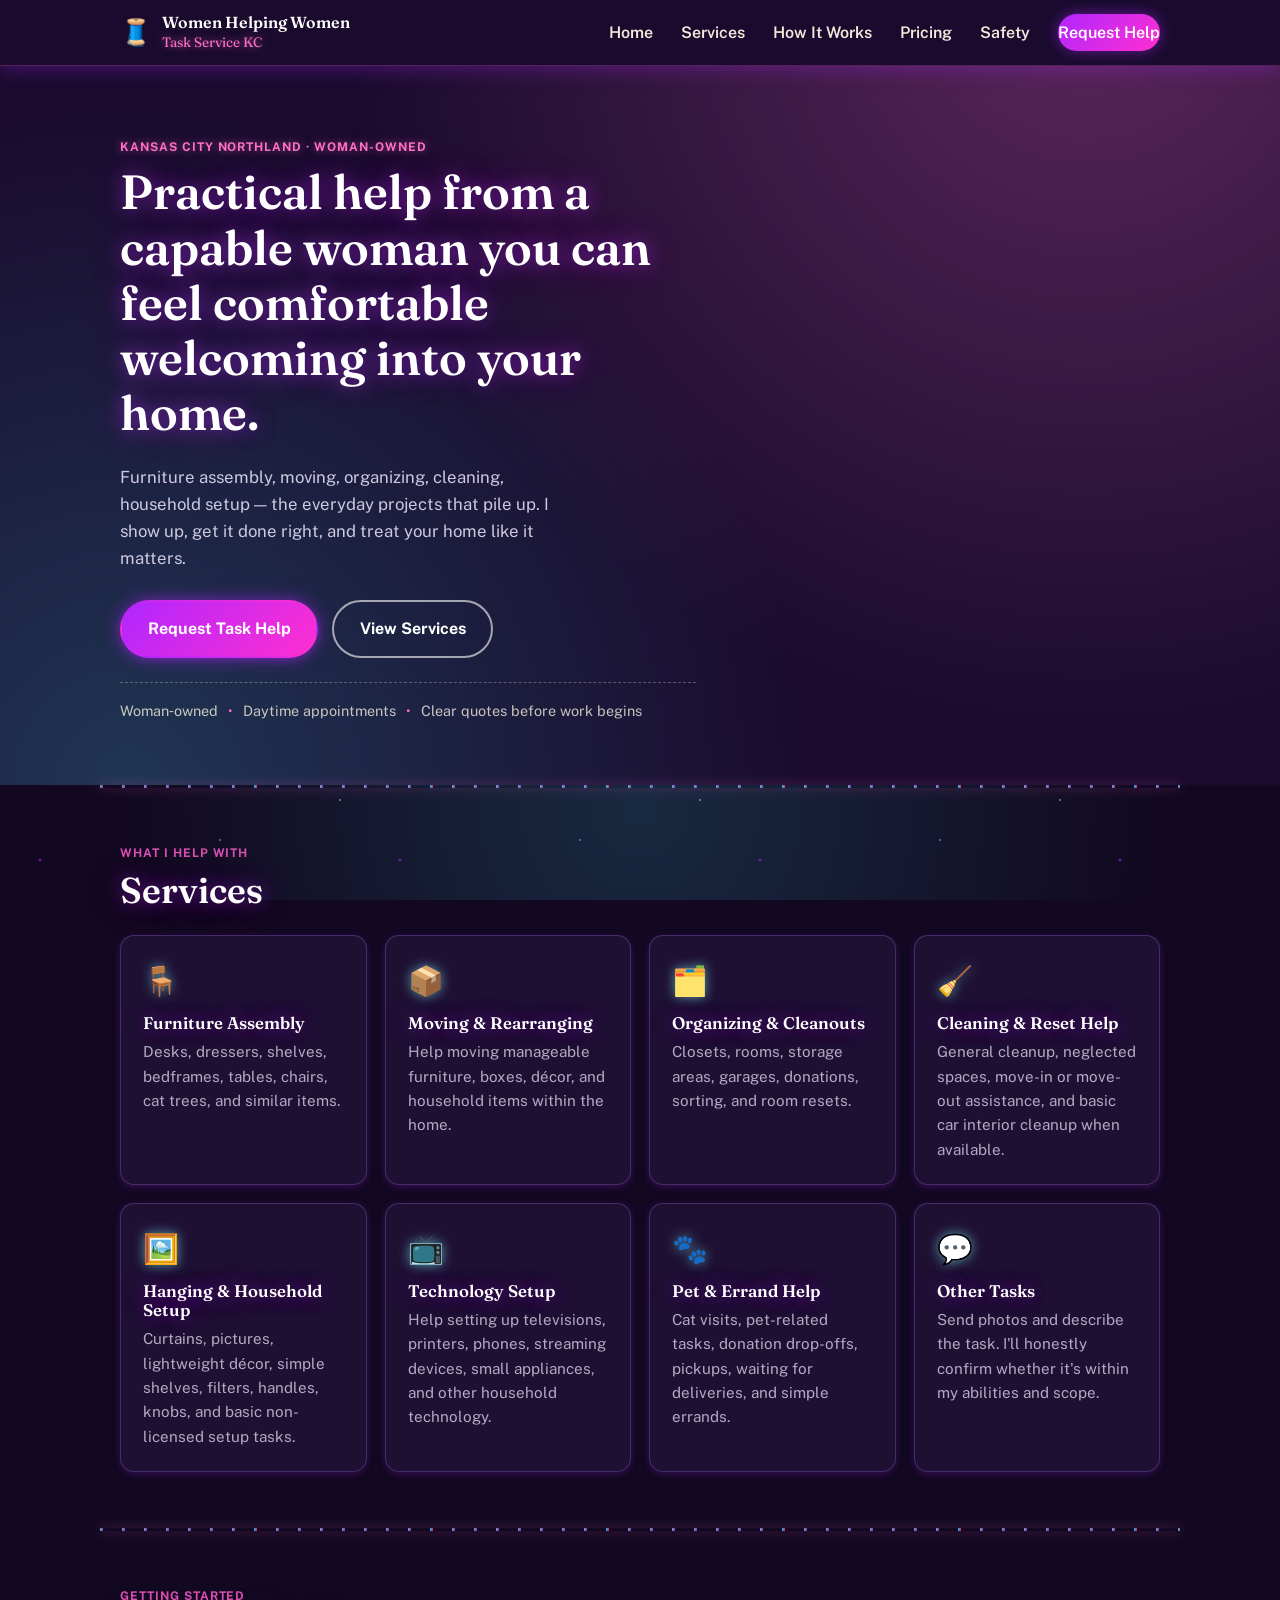
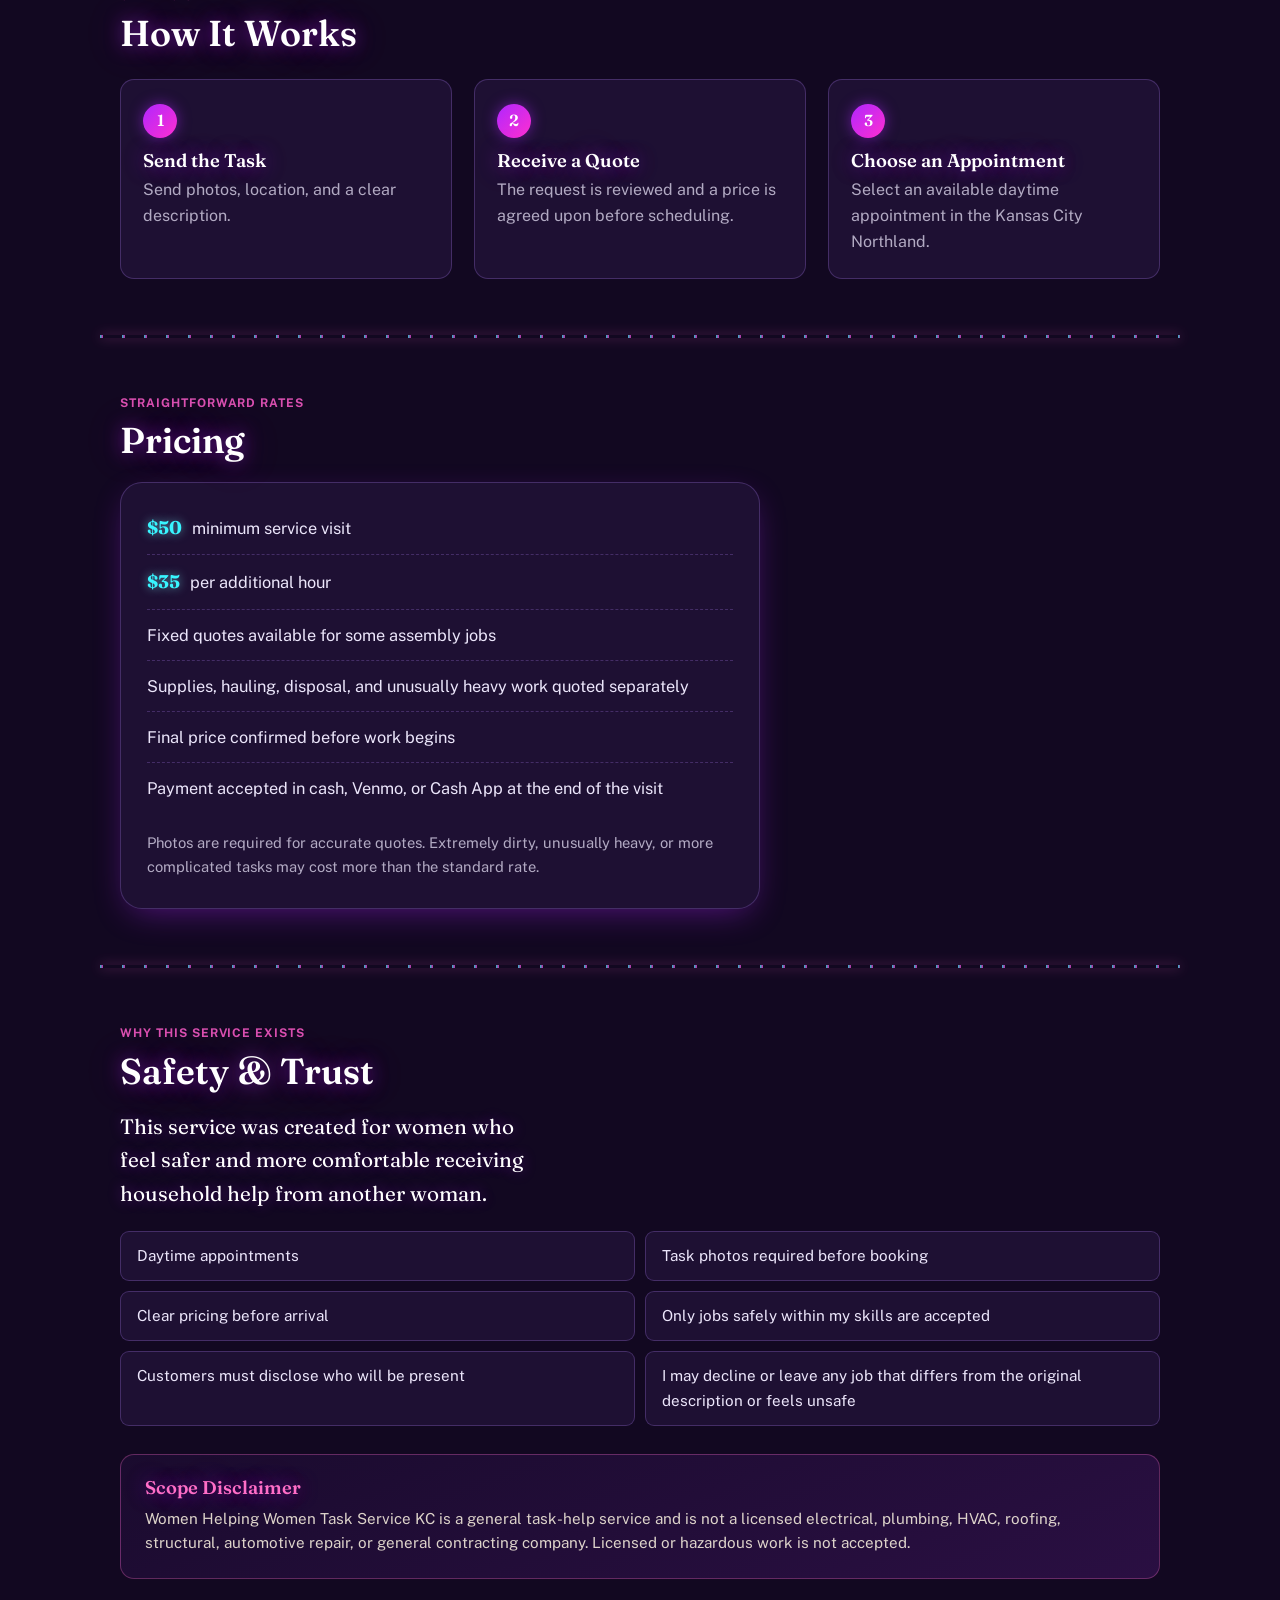
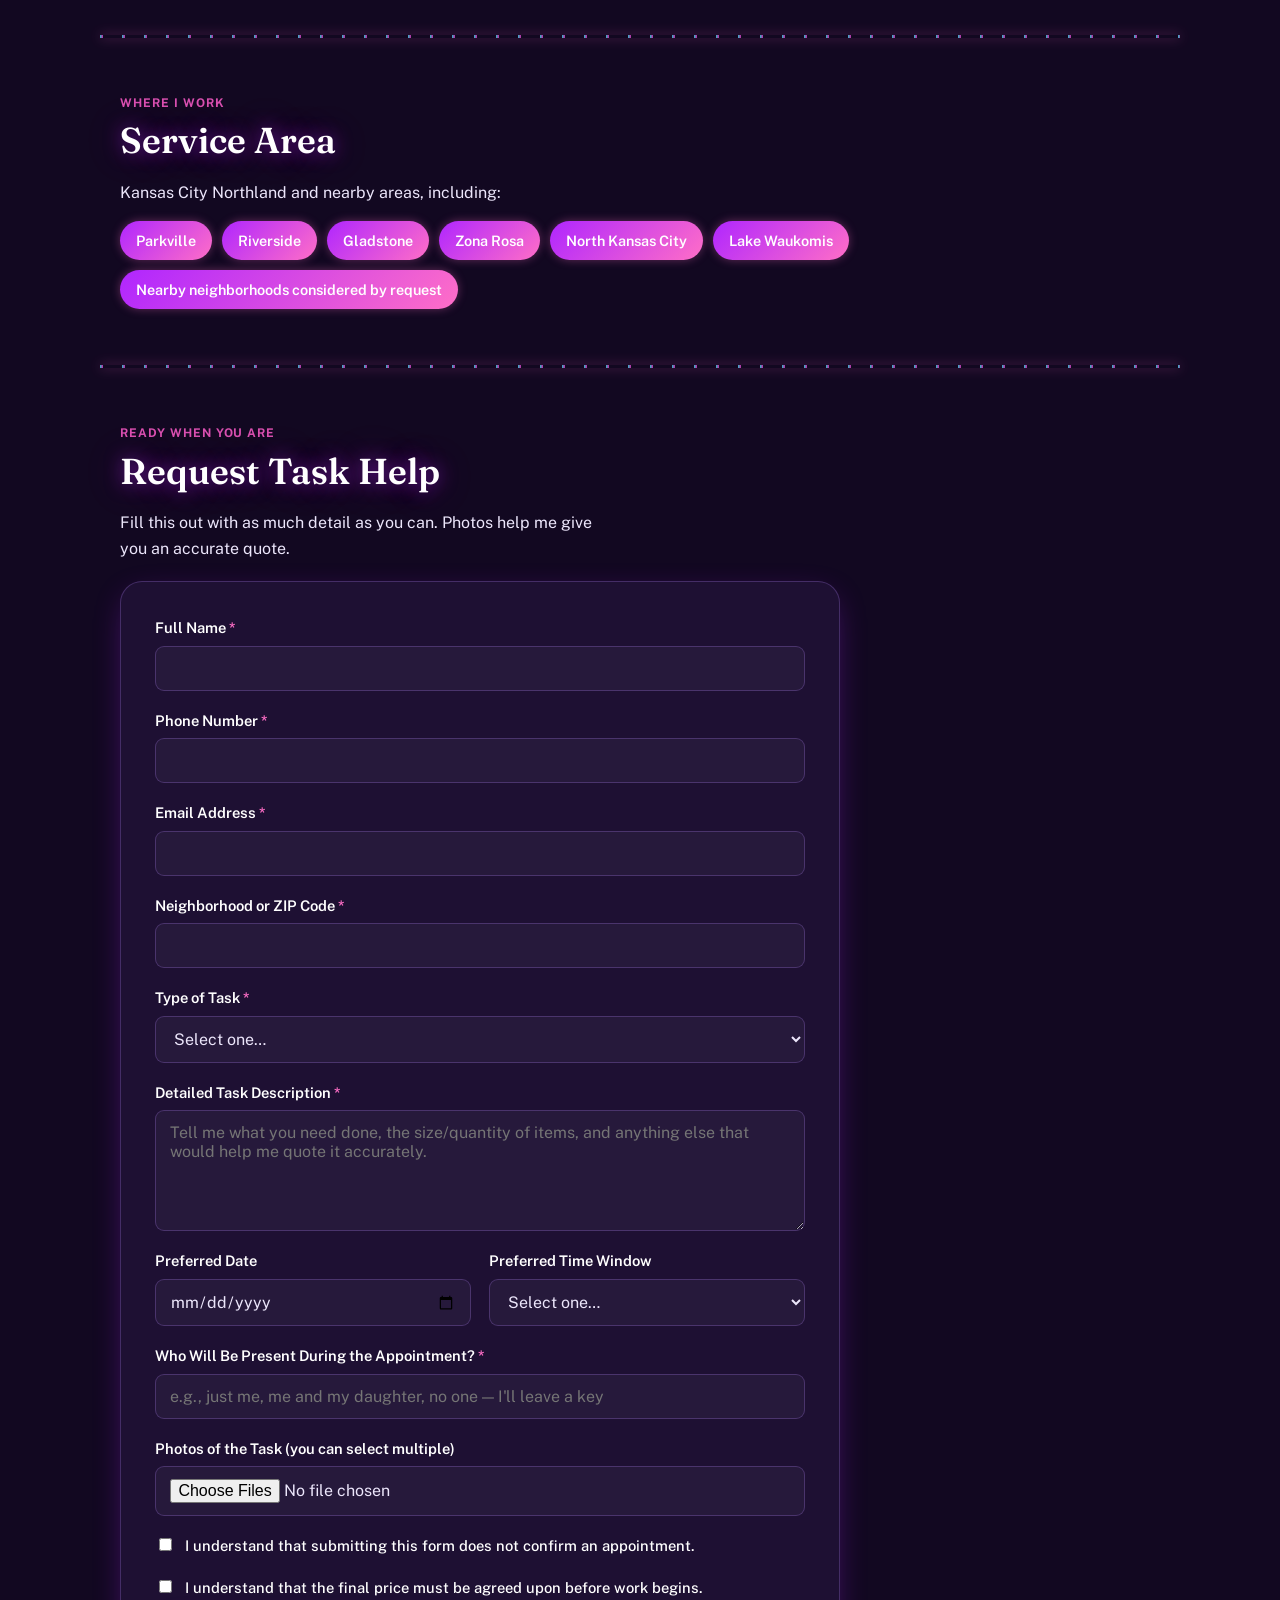
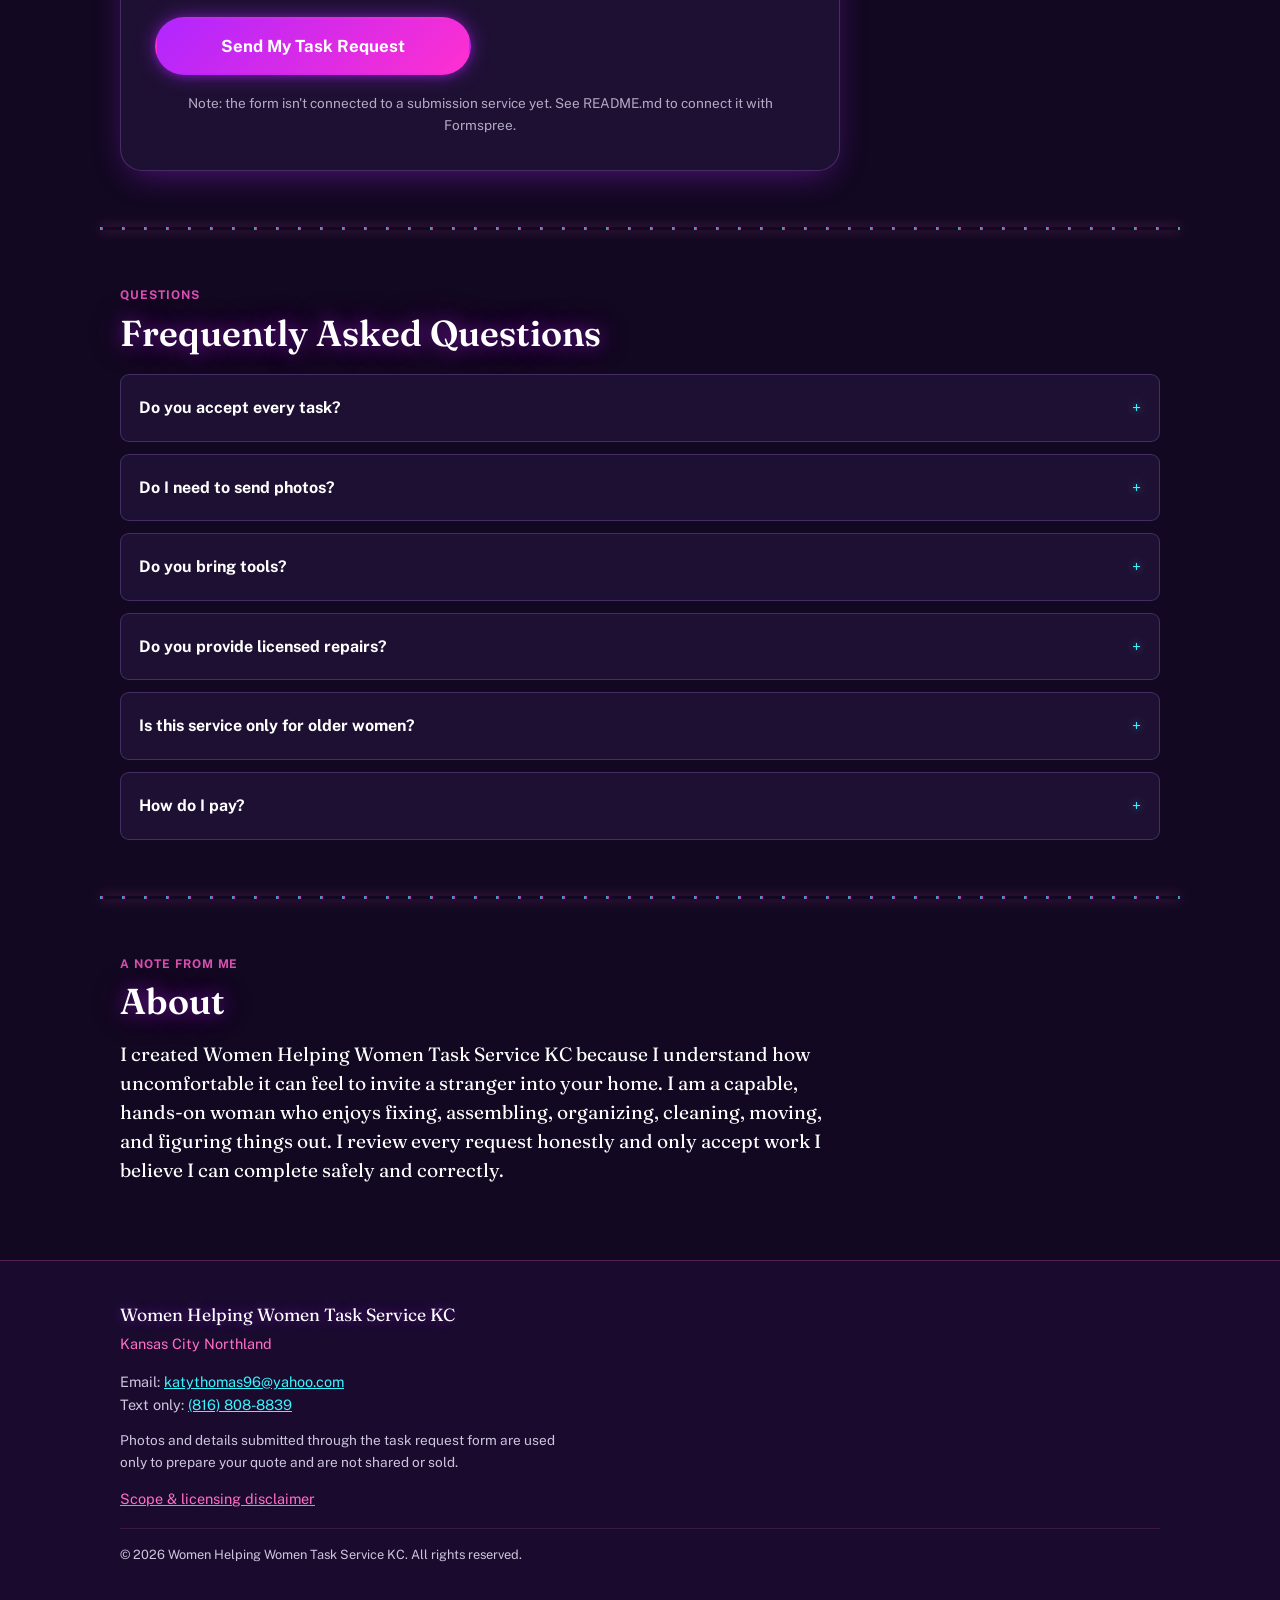
<file: index.html>
<!DOCTYPE html>
<html lang="en">
<head>
<meta charset="UTF-8">
<meta name="viewport" content="width=device-width, initial-scale=1.0">

<!-- ===================================================================
     PAGE TITLE + SEO META TAGS
     Edit the business name / description here if you ever rename things.
     =================================================================== -->
<title>Women Helping Women Task Service KC | Kansas City Northland Task Help</title>
<meta name="description" content="Women Helping Women Task Service KC is a woman-owned task-help service in the Kansas City Northland. Furniture assembly, moving, organizing, cleaning, household setup, and everyday help — from a capable woman you can feel comfortable welcoming into your home.">
<meta name="keywords" content="Kansas City Northland task help, women's task help, handywoman services, furniture assembly, organizing help, senior home help, woman-owned home services, Parkville, Gladstone, Riverside, Zona Rosa, North Kansas City">
<meta name="robots" content="index, follow">
<link rel="canonical" href="https://lezkt1811-maker.github.io/Katy-women-tasker/">

<!-- Open Graph tags (for link previews on social media / texting) -->
<meta property="og:type" content="website">
<meta property="og:title" content="Women Helping Women Task Service KC">
<meta property="og:description" content="Women helping women get things done. Practical, careful task help in the Kansas City Northland from a capable woman you can feel comfortable welcoming into your home.">
<meta property="og:url" content="https://lezkt1811-maker.github.io/Katy-women-tasker/">
<meta property="og:locale" content="en_US">

<!-- Favicon placeholder (emoji-style, no image file needed) -->
<link rel="icon" href="data:image/svg+xml,<svg xmlns=%22http://www.w3.org/2000/svg%22 viewBox=%220 0 100 100%22><text y=%22.9em%22 font-size=%2290%22>🧵</text></svg>">

<!-- Fonts: Fraunces (display serif) for personality + Public Sans (body) for readability -->
<link rel="preconnect" href="https://fonts.googleapis.com">
<link rel="preconnect" href="https://fonts.gstatic.com" crossorigin>
<link href="https://fonts.googleapis.com/css2?family=Fraunces:opsz,wght@9..144,400;9..144,600;9..144,700&family=Public+Sans:wght@400;500;600;700&display=swap" rel="stylesheet">

<link rel="stylesheet" href="style.css">

<!-- ===================================================================
     SCHEMA.ORG LOCAL BUSINESS STRUCTURED DATA
     No street address, phone number, reviews, or hours are invented.
     Fill in real values in the "REAL DETAILS TO FILL IN" spots once you
     have them — see README.md for instructions.
     =================================================================== -->
<script type="application/ld+json">
{
  "@context": "https://schema.org",
  "@type": "LocalBusiness",
  "name": "Women Helping Women Task Service KC",
  "description": "Woman-owned practical task-help service in the Kansas City Northland offering furniture assembly, moving, organizing, cleaning, household setup, and everyday help.",
  "areaServed": [
    "Kansas City Northland",
    "Parkville, MO",
    "Riverside, MO",
    "Gladstone, MO",
    "Zona Rosa, MO",
    "North Kansas City, MO",
    "Lake Waukomis, MO"
  ],
  "priceRange": "$$",
  "slogan": "Women helping women get things done."
}
</script>
</head>
<body>

<!-- Skip link for keyboard / screen reader users -->
<a class="skip-link" href="#main-content">Skip to main content</a>

<!-- =====================================================================
     HEADER / NAVIGATION
     ===================================================================== -->
<header class="site-header">
  <div class="header-inner">
    <a href="#top" class="logo" aria-label="Women Helping Women Task Service KC — home">
      <span class="logo-mark" aria-hidden="true">🧵</span>
      <span class="logo-text">Women Helping Women<br><span class="logo-sub">Task Service KC</span></span>
    </a>

    <button class="nav-toggle" id="navToggle" aria-expanded="false" aria-controls="siteNav" aria-label="Open menu">
      <span class="nav-toggle-bar"></span>
      <span class="nav-toggle-bar"></span>
      <span class="nav-toggle-bar"></span>
    </button>

    <nav class="site-nav" id="siteNav" aria-label="Primary">
      <ul>
        <li><a href="#top">Home</a></li>
        <li><a href="#services">Services</a></li>
        <li><a href="#how-it-works">How It Works</a></li>
        <li><a href="#pricing">Pricing</a></li>
        <li><a href="#safety">Safety</a></li>
        <li><a href="#request" class="nav-cta">Request Help</a></li>
      </ul>
    </nav>
  </div>
</header>

<main id="main-content">

  <!-- ===================================================================
       HERO SECTION
       =================================================================== -->
  <section class="hero" id="top">
    <div class="hero-inner">
      <p class="eyebrow">Kansas City Northland &middot; Woman-Owned</p>
      <h1>Practical help from a capable woman you can feel comfortable welcoming into your home.</h1>
      <p class="hero-sub">Furniture assembly, moving, organizing, cleaning, household setup — the everyday projects that pile up. I show up, get it done right, and treat your home like it matters.</p>

      <div class="hero-actions">
        <a href="#request" class="btn btn-primary">Request Task Help</a>
        <a href="#services" class="btn btn-secondary">View Services</a>
      </div>

      <p class="trust-strip">
        <span>Woman&#8209;owned</span>
        <span class="dot" aria-hidden="true">&bull;</span>
        <span>Daytime appointments</span>
        <span class="dot" aria-hidden="true">&bull;</span>
        <span>Clear quotes before work begins</span>
      </p>
    </div>
  </section>

  <div class="seam" aria-hidden="true"></div>

  <!-- ===================================================================
       SERVICES SECTION
       =================================================================== -->
  <section class="services" id="services">
    <div class="section-inner">
      <p class="eyebrow">What I Help With</p>
      <h2>Services</h2>

      <div class="card-grid">

        <article class="card">
          <span class="card-icon" aria-hidden="true">🪑</span>
          <h3>Furniture Assembly</h3>
          <p>Desks, dressers, shelves, bedframes, tables, chairs, cat trees, and similar items.</p>
        </article>

        <article class="card">
          <span class="card-icon" aria-hidden="true">📦</span>
          <h3>Moving &amp; Rearranging</h3>
          <p>Help moving manageable furniture, boxes, décor, and household items within the home.</p>
        </article>

        <article class="card">
          <span class="card-icon" aria-hidden="true">🗂️</span>
          <h3>Organizing &amp; Cleanouts</h3>
          <p>Closets, rooms, storage areas, garages, donations, sorting, and room resets.</p>
        </article>

        <article class="card">
          <span class="card-icon" aria-hidden="true">🧹</span>
          <h3>Cleaning &amp; Reset Help</h3>
          <p>General cleanup, neglected spaces, move-in or move-out assistance, and basic car interior cleanup when available.</p>
        </article>

        <article class="card">
          <span class="card-icon" aria-hidden="true">🖼️</span>
          <h3>Hanging &amp; Household Setup</h3>
          <p>Curtains, pictures, lightweight décor, simple shelves, filters, handles, knobs, and basic non-licensed setup tasks.</p>
        </article>

        <article class="card">
          <span class="card-icon" aria-hidden="true">📺</span>
          <h3>Technology Setup</h3>
          <p>Help setting up televisions, printers, phones, streaming devices, small appliances, and other household technology.</p>
        </article>

        <article class="card">
          <span class="card-icon" aria-hidden="true">🐾</span>
          <h3>Pet &amp; Errand Help</h3>
          <p>Cat visits, pet-related tasks, donation drop-offs, pickups, waiting for deliveries, and simple errands.</p>
        </article>

        <article class="card">
          <span class="card-icon" aria-hidden="true">💬</span>
          <h3>Other Tasks</h3>
          <p>Send photos and describe the task. I'll honestly confirm whether it's within my abilities and scope.</p>
        </article>

      </div>
    </div>
  </section>

  <div class="seam" aria-hidden="true"></div>

  <!-- ===================================================================
       HOW IT WORKS SECTION
       =================================================================== -->
  <section class="how-it-works" id="how-it-works">
    <div class="section-inner">
      <p class="eyebrow">Getting Started</p>
      <h2>How It Works</h2>

      <ol class="steps">
        <li class="step">
          <span class="step-num" aria-hidden="true">1</span>
          <h3>Send the Task</h3>
          <p>Send photos, location, and a clear description.</p>
        </li>
        <li class="step">
          <span class="step-num" aria-hidden="true">2</span>
          <h3>Receive a Quote</h3>
          <p>The request is reviewed and a price is agreed upon before scheduling.</p>
        </li>
        <li class="step">
          <span class="step-num" aria-hidden="true">3</span>
          <h3>Choose an Appointment</h3>
          <p>Select an available daytime appointment in the Kansas City Northland.</p>
        </li>
      </ol>
    </div>
  </section>

  <div class="seam" aria-hidden="true"></div>

  <!-- ===================================================================
       PRICING SECTION
       =================================================================== -->
  <section class="pricing" id="pricing">
    <div class="section-inner">
      <p class="eyebrow">Straightforward Rates</p>
      <h2>Pricing</h2>

      <div class="pricing-card">
        <ul class="pricing-list">
          <li><span class="price-amount">$50</span> minimum service visit</li>
          <li><span class="price-amount">$35</span> per additional hour</li>
          <li>Fixed quotes available for some assembly jobs</li>
          <li>Supplies, hauling, disposal, and unusually heavy work quoted separately</li>
          <li>Final price confirmed before work begins</li>
          <li>Payment accepted in cash, Venmo, or Cash App at the end of the visit</li>
        </ul>
        <p class="pricing-note">Photos are required for accurate quotes. Extremely dirty, unusually heavy, or more complicated tasks may cost more than the standard rate.</p>
      </div>
    </div>
  </section>

  <div class="seam" aria-hidden="true"></div>

  <!-- ===================================================================
       SAFETY AND TRUST SECTION
       =================================================================== -->
  <section class="safety" id="safety">
    <div class="section-inner">
      <p class="eyebrow">Why This Service Exists</p>
      <h2>Safety &amp; Trust</h2>

      <p class="safety-lead">This service was created for women who feel safer and more comfortable receiving household help from another woman.</p>

      <ul class="safety-list">
        <li>Daytime appointments</li>
        <li>Task photos required before booking</li>
        <li>Clear pricing before arrival</li>
        <li>Only jobs safely within my skills are accepted</li>
        <li>Customers must disclose who will be present</li>
        <li>I may decline or leave any job that differs from the original description or feels unsafe</li>
      </ul>

      <div class="disclaimer-box" id="disclaimer">
        <h3>Scope Disclaimer</h3>
        <p>Women Helping Women Task Service KC is a general task-help service and is not a licensed electrical, plumbing, HVAC, roofing, structural, automotive repair, or general contracting company. Licensed or hazardous work is not accepted.</p>
      </div>
    </div>
  </section>

  <div class="seam" aria-hidden="true"></div>

  <!-- ===================================================================
       SERVICE AREA SECTION
       =================================================================== -->
  <section class="service-area">
    <div class="section-inner">
      <p class="eyebrow">Where I Work</p>
      <h2>Service Area</h2>
      <p>Kansas City Northland and nearby areas, including:</p>
      <ul class="area-list">
        <li>Parkville</li>
        <li>Riverside</li>
        <li>Gladstone</li>
        <li>Zona Rosa</li>
        <li>North Kansas City</li>
        <li>Lake Waukomis</li>
        <li>Nearby neighborhoods considered by request</li>
      </ul>
    </div>
  </section>

  <div class="seam" aria-hidden="true"></div>

  <!-- ===================================================================
       REQUEST FORM SECTION
       =================================================================== -->
  <section class="request" id="request">
    <div class="section-inner">
      <p class="eyebrow">Ready When You Are</p>
      <h2>Request Task Help</h2>
      <p class="request-intro">Fill this out with as much detail as you can. Photos help me give you an accurate quote.</p>

      <!-- ===============================================================
           FORMSPREE SETUP
           Replace "YOUR_FORM_ID" below with your real Formspree endpoint.
           See README.md, section "Connecting Formspree" for step-by-step
           instructions. Until you do this, the form will show a message
           explaining that it is not yet connected instead of submitting.
           =============================================================== -->
      <form
        id="taskRequestForm"
        class="request-form"
        action="https://formspree.io/f/YOUR_FORM_ID"
        method="POST"
        enctype="multipart/form-data"
        novalidate
      >
        <div class="form-row">
          <label for="fullName">Full Name <span class="req">*</span></label>
          <input type="text" id="fullName" name="Full Name" autocomplete="name" required>
        </div>

        <div class="form-row">
          <label for="phone">Phone Number <span class="req">*</span></label>
          <input type="tel" id="phone" name="Phone Number" autocomplete="tel" required>
        </div>

        <div class="form-row">
          <label for="email">Email Address <span class="req">*</span></label>
          <input type="email" id="email" name="Email Address" autocomplete="email" required>
        </div>

        <div class="form-row">
          <label for="zip">Neighborhood or ZIP Code <span class="req">*</span></label>
          <input type="text" id="zip" name="Neighborhood or ZIP Code" required>
        </div>

        <div class="form-row">
          <label for="taskType">Type of Task <span class="req">*</span></label>
          <select id="taskType" name="Type of Task" required>
            <option value="">Select one&hellip;</option>
            <option>Furniture Assembly</option>
            <option>Moving &amp; Rearranging</option>
            <option>Organizing &amp; Cleanouts</option>
            <option>Cleaning &amp; Reset Help</option>
            <option>Hanging &amp; Household Setup</option>
            <option>Technology Setup</option>
            <option>Pet &amp; Errand Help</option>
            <option>Other</option>
          </select>
        </div>

        <div class="form-row">
          <label for="description">Detailed Task Description <span class="req">*</span></label>
          <textarea id="description" name="Task Description" rows="5" required placeholder="Tell me what you need done, the size/quantity of items, and anything else that would help me quote it accurately."></textarea>
        </div>

        <div class="form-row form-row-half">
          <label for="prefDate">Preferred Date</label>
          <input type="date" id="prefDate" name="Preferred Date">
        </div>

        <div class="form-row form-row-half">
          <label for="prefTime">Preferred Time Window</label>
          <select id="prefTime" name="Preferred Time Window">
            <option value="">Select one&hellip;</option>
            <option>Morning</option>
            <option>Early Afternoon</option>
            <option>Late Afternoon</option>
            <option>Flexible</option>
          </select>
        </div>

        <div class="form-row">
          <label for="whoPresent">Who Will Be Present During the Appointment? <span class="req">*</span></label>
          <input type="text" id="whoPresent" name="Who Will Be Present" required placeholder="e.g., just me, me and my daughter, no one — I'll leave a key">
        </div>

        <div class="form-row">
          <label for="photos">Photos of the Task (you can select multiple)</label>
          <input type="file" id="photos" name="Photos" accept="image/*" multiple>
        </div>

        <div class="form-row form-row-checkbox">
          <input type="checkbox" id="confirm1" name="Acknowledged: No Appointment Yet" value="Yes" required>
          <label for="confirm1">I understand that submitting this form does not confirm an appointment.</label>
        </div>

        <div class="form-row form-row-checkbox">
          <input type="checkbox" id="confirm2" name="Acknowledged: Price Agreed Before Work" value="Yes" required>
          <label for="confirm2">I understand that the final price must be agreed upon before work begins.</label>
        </div>

        <!-- Honeypot field to reduce spam — real users never see or fill this in -->
        <div class="form-row form-honeypot" aria-hidden="true">
          <label for="website">Leave this field blank</label>
          <input type="text" id="website" name="website" tabindex="-1" autocomplete="off">
        </div>

        <p class="form-error" id="formError" role="alert" hidden></p>

        <button type="submit" class="btn btn-primary btn-submit">Send My Task Request</button>

        <p class="form-note" id="formNotConnectedNote">
          Note: the form isn't connected to a submission service yet. See README.md to connect it with Formspree.
        </p>
      </form>

      <div class="form-confirmation" id="formConfirmation" hidden role="status">
        <h3>Thank you!</h3>
        <p>Your task request has been sent. I'll review it and follow up with a quote before anything is scheduled.</p>
      </div>
    </div>
  </section>

  <div class="seam" aria-hidden="true"></div>

  <!-- ===================================================================
       FAQ SECTION
       =================================================================== -->
  <section class="faq">
    <div class="section-inner">
      <p class="eyebrow">Questions</p>
      <h2>Frequently Asked Questions</h2>

      <div class="faq-list">
        <details class="faq-item">
          <summary>Do you accept every task?</summary>
          <p>No. Every task is reviewed first. Only tasks that can be completed safely and properly are accepted.</p>
        </details>

        <details class="faq-item">
          <summary>Do I need to send photos?</summary>
          <p>Yes. Photos help determine the tools, time, difficulty, and correct price.</p>
        </details>

        <details class="faq-item">
          <summary>Do you bring tools?</summary>
          <p>Basic tools may be brought depending on the task. Customers will be told beforehand if special tools or supplies are needed.</p>
        </details>

        <details class="faq-item">
          <summary>Do you provide licensed repairs?</summary>
          <p>No. Electrical, gas, structural, major plumbing, roofing, HVAC, and other licensed work are not offered.</p>
        </details>

        <details class="faq-item">
          <summary>Is this service only for older women?</summary>
          <p>No. The service is designed for women of different ages, including seniors, disabled women, women living alone, and anyone who prefers working with another woman.</p>
        </details>

        <details class="faq-item">
          <summary>How do I pay?</summary>
          <p>Cash, Venmo, and Cash App are all accepted. Payment is due at the end of the visit, once the work is done and you're happy with it.</p>
        </details>
      </div>
    </div>
  </section>

  <div class="seam" aria-hidden="true"></div>

  <!-- ===================================================================
       ABOUT SECTION
       =================================================================== -->
  <section class="about">
    <div class="section-inner">
      <p class="eyebrow">A Note From Me</p>
      <h2>About</h2>
      <p class="about-text">I created Women Helping Women Task Service KC because I understand how uncomfortable it can feel to invite a stranger into your home. I am a capable, hands-on woman who enjoys fixing, assembling, organizing, cleaning, moving, and figuring things out. I review every request honestly and only accept work I believe I can complete safely and correctly.</p>
    </div>
  </section>

</main>

<!-- =====================================================================
     FOOTER
     ===================================================================== -->
<footer class="site-footer">
  <div class="footer-inner">
    <p class="footer-business">Women Helping Women Task Service KC</p>
    <p class="footer-area">Kansas City Northland</p>

    <!-- Real contact details -->
    <p class="footer-contact">
      Email: <a href="mailto:katythomas96@yahoo.com">katythomas96@yahoo.com</a><br>
      Text only: <a href="sms:+18168088839">(816) 808-8839</a>
    </p>

    <p class="footer-privacy">Photos and details submitted through the task request form are used only to prepare your quote and are not shared or sold.</p>

    <p class="footer-disclaimer"><a href="#disclaimer">Scope &amp; licensing disclaimer</a></p>

    <p class="footer-copyright">&copy; <span id="copyrightYear"></span> Women Helping Women Task Service KC. All rights reserved.</p>
  </div>
</footer>

<script src="script.js"></script>
</body>
</html>
</file>
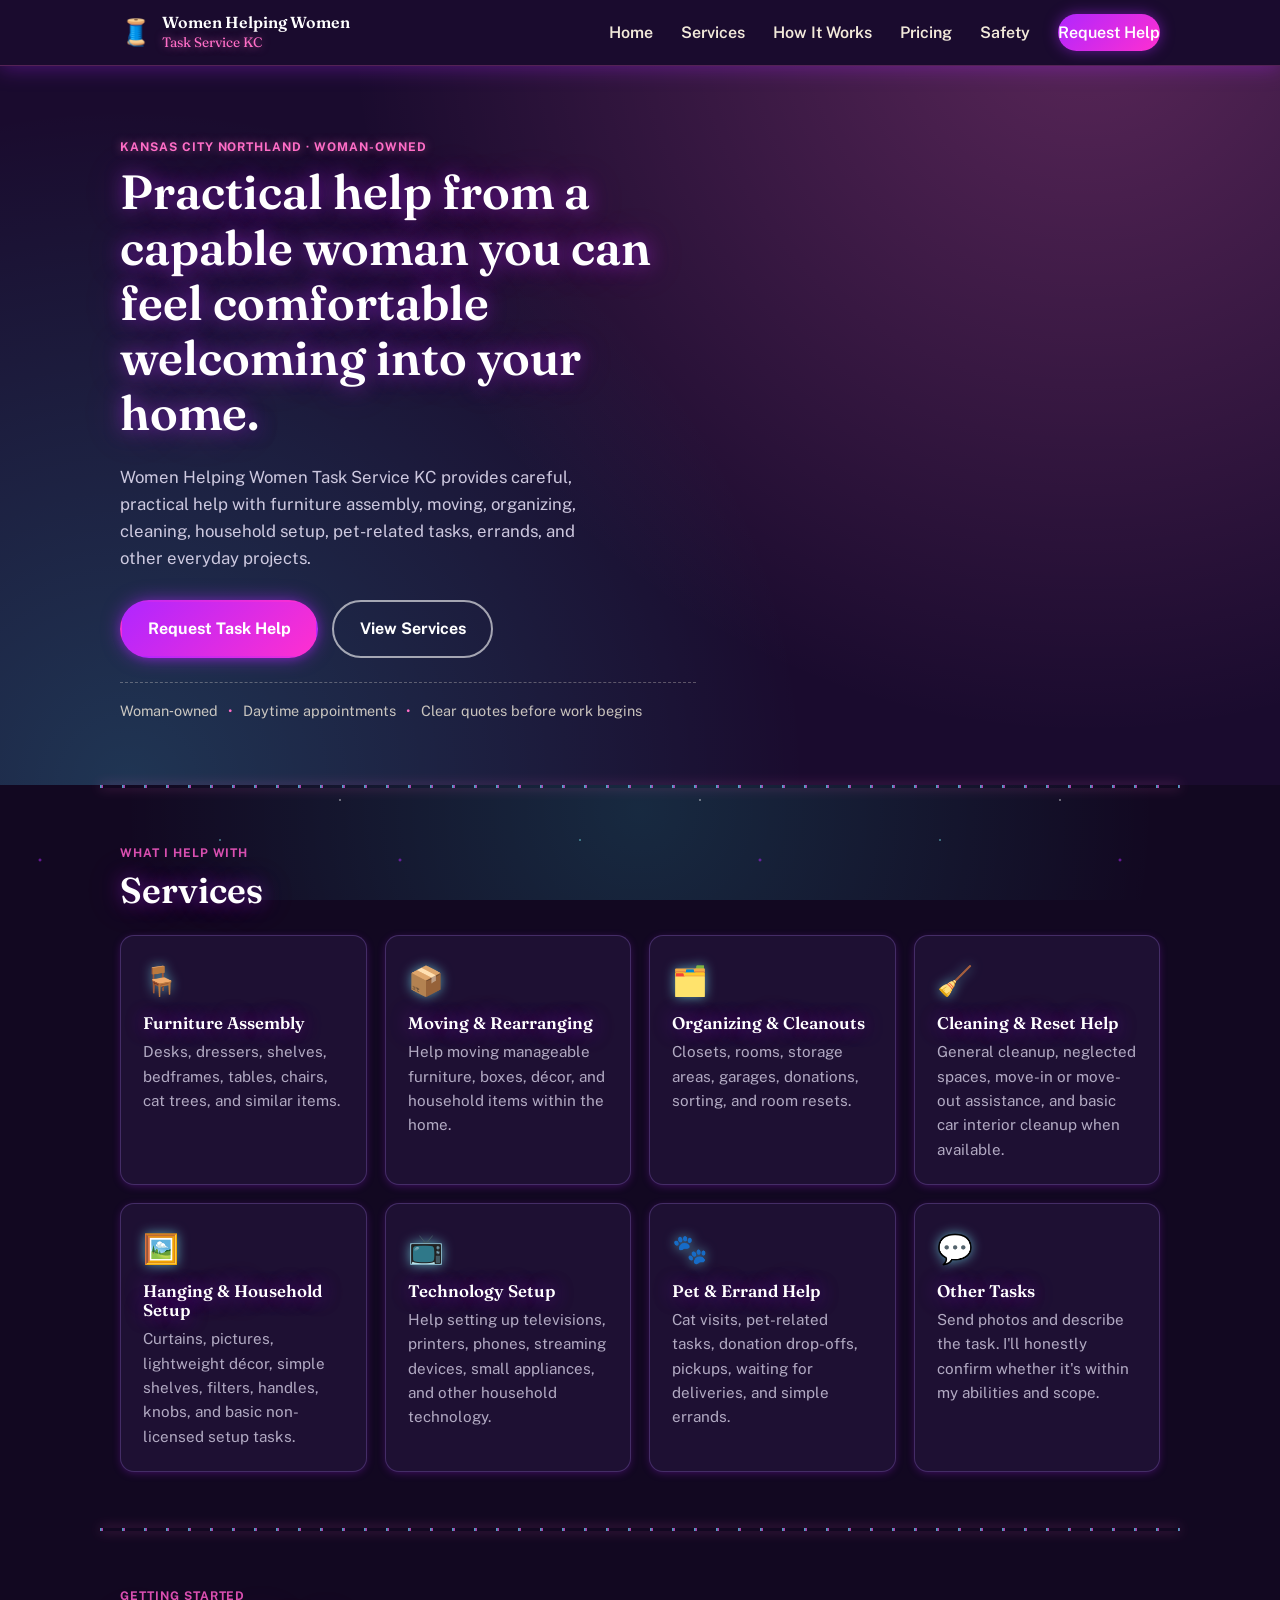
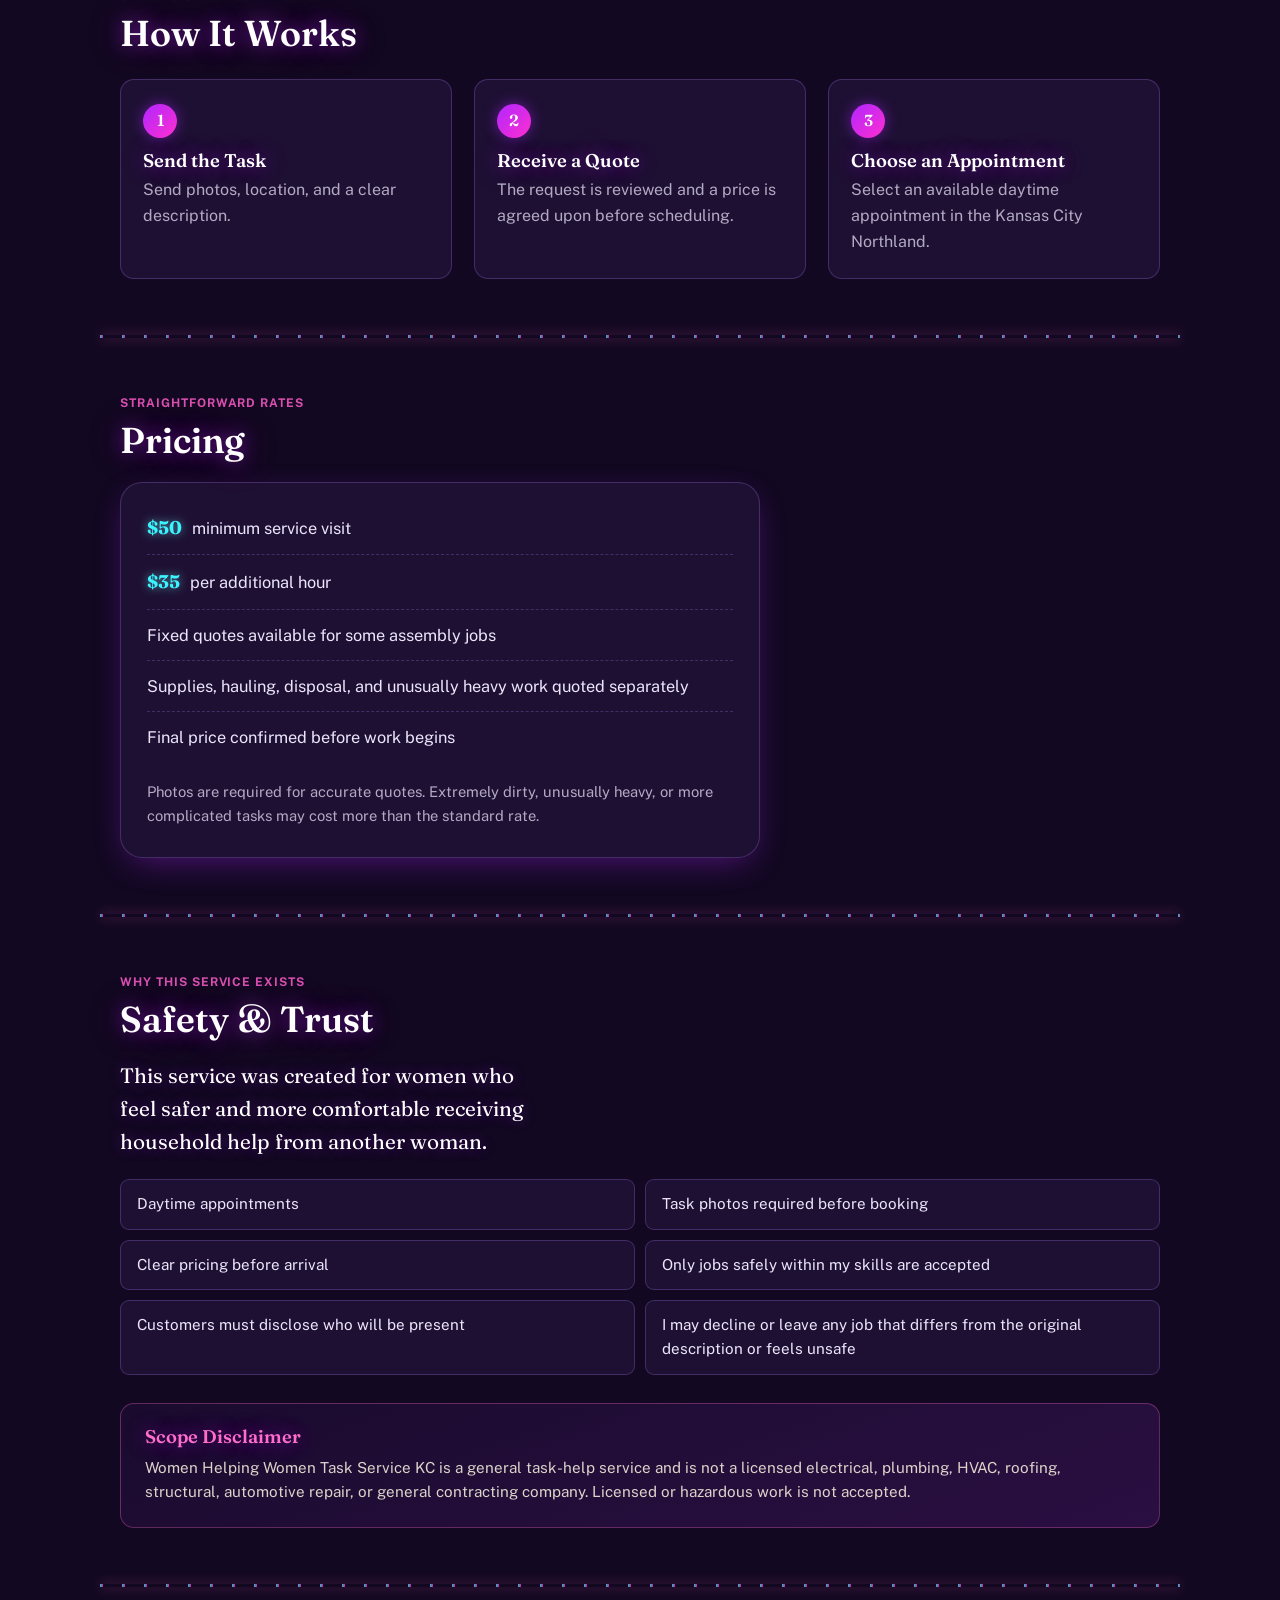
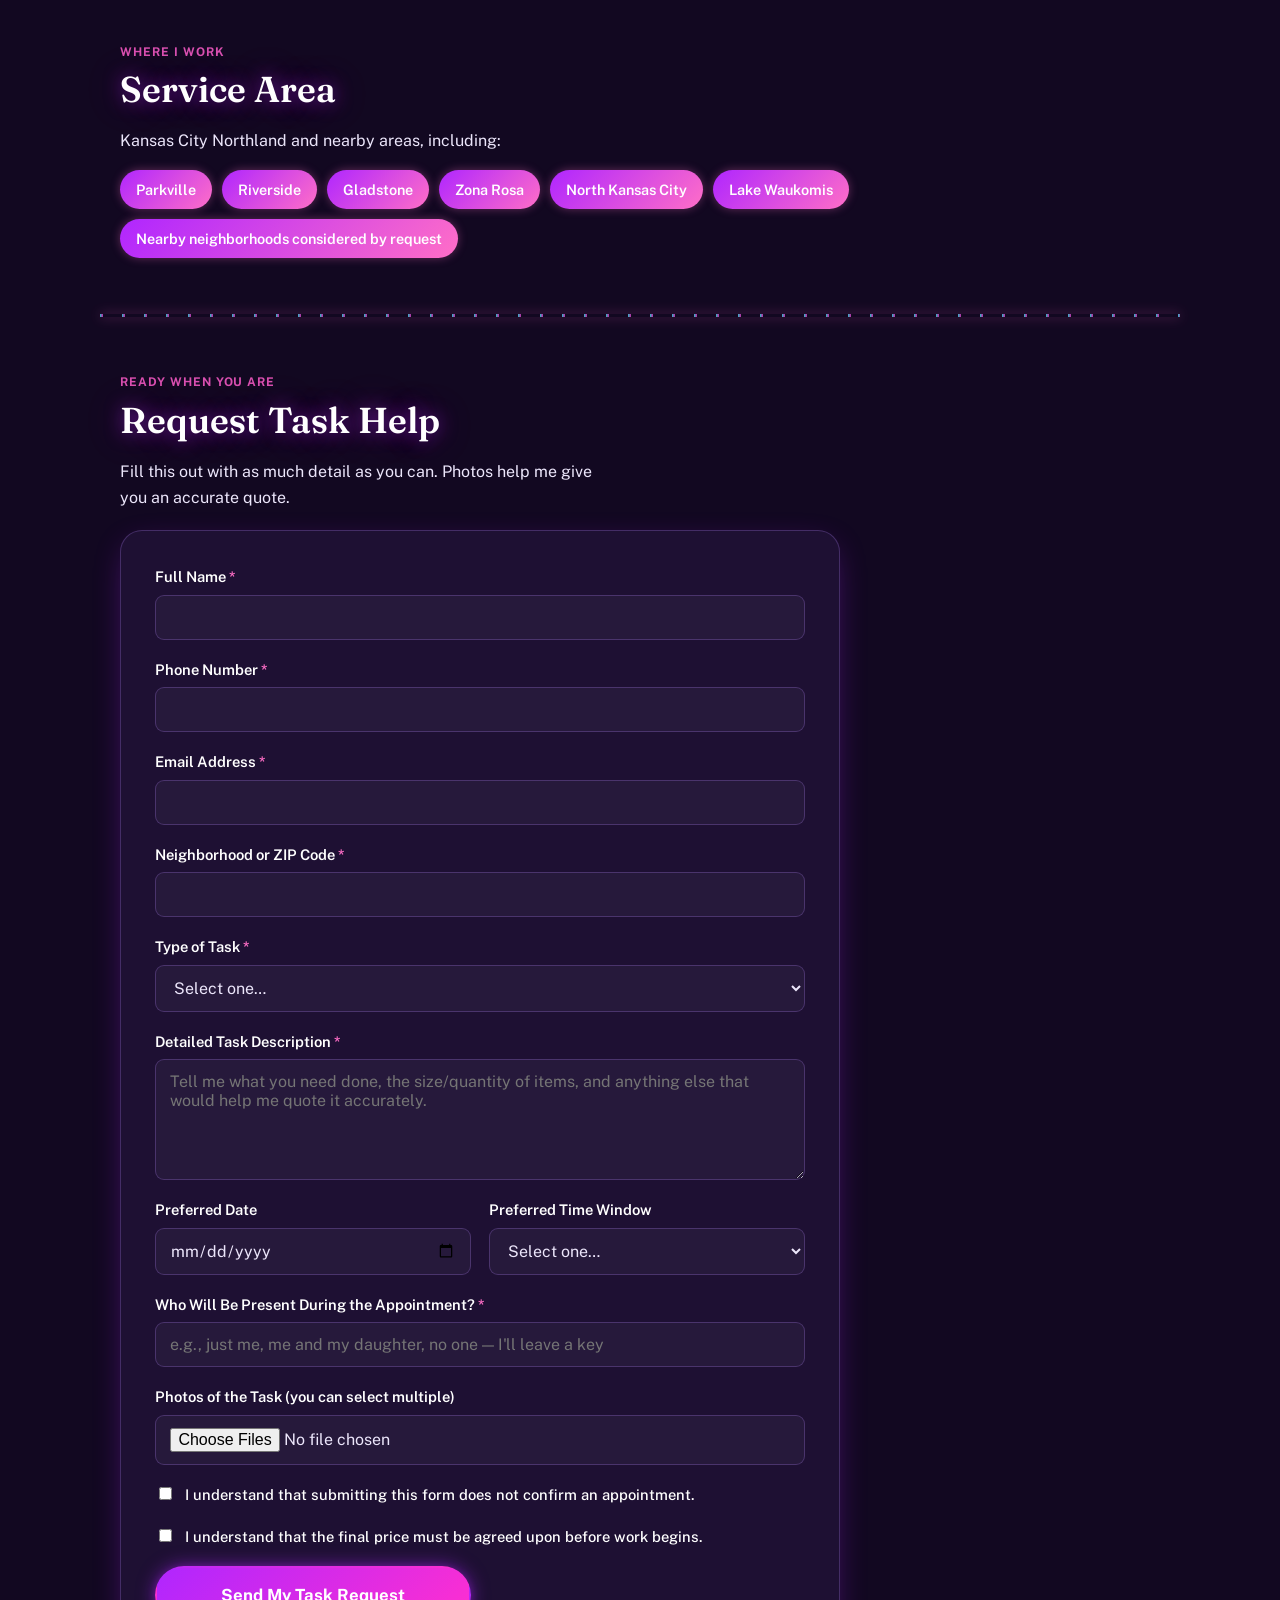
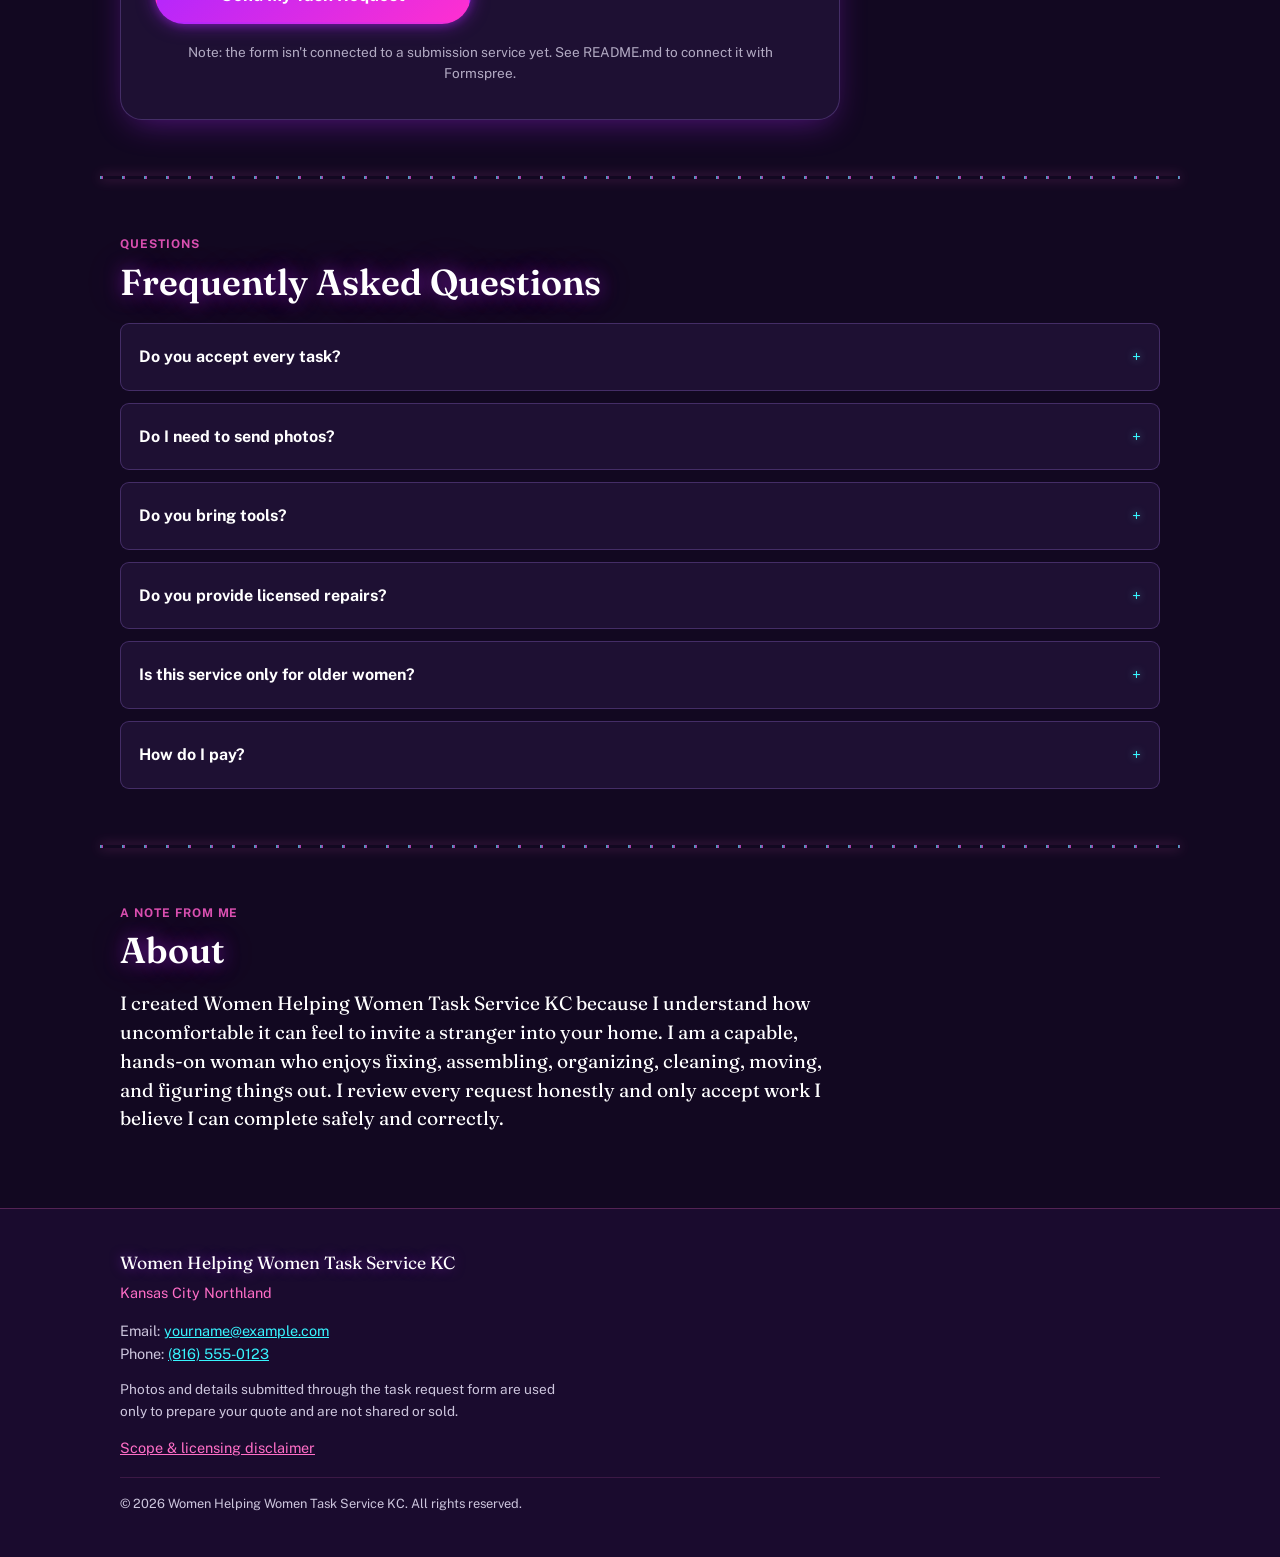
<file: index-19.html>
<!DOCTYPE html>
<html lang="en">
<head>
<meta charset="UTF-8">
<meta name="viewport" content="width=device-width, initial-scale=1.0">

<!-- ===================================================================
     PAGE TITLE + SEO META TAGS
     Edit the business name / description here if you ever rename things.
     =================================================================== -->
<title>Women Helping Women Task Service KC | Kansas City Northland Task Help</title>
<meta name="description" content="Women Helping Women Task Service KC is a woman-owned task-help service in the Kansas City Northland. Furniture assembly, moving, organizing, cleaning, household setup, and everyday help — from a capable woman you can feel comfortable welcoming into your home.">
<meta name="keywords" content="Kansas City Northland task help, women's task help, handywoman services, furniture assembly, organizing help, senior home help, woman-owned home services, Parkville, Gladstone, Riverside, Zona Rosa, North Kansas City">
<meta name="robots" content="index, follow">
<link rel="canonical" href="https://yourusername.github.io/women-helping-women-task-service-kc/">

<!-- Open Graph tags (for link previews on social media / texting) -->
<meta property="og:type" content="website">
<meta property="og:title" content="Women Helping Women Task Service KC">
<meta property="og:description" content="Women helping women get things done. Practical, careful task help in the Kansas City Northland from a capable woman you can feel comfortable welcoming into your home.">
<meta property="og:url" content="https://yourusername.github.io/women-helping-women-task-service-kc/">
<meta property="og:locale" content="en_US">

<!-- Favicon placeholder (emoji-style, no image file needed) -->
<link rel="icon" href="data:image/svg+xml,<svg xmlns=%22http://www.w3.org/2000/svg%22 viewBox=%220 0 100 100%22><text y=%22.9em%22 font-size=%2290%22>🧵</text></svg>">

<!-- Fonts: Fraunces (display serif) for personality + Public Sans (body) for readability -->
<link rel="preconnect" href="https://fonts.googleapis.com">
<link rel="preconnect" href="https://fonts.gstatic.com" crossorigin>
<link href="https://fonts.googleapis.com/css2?family=Fraunces:opsz,wght@9..144,400;9..144,600;9..144,700&family=Public+Sans:wght@400;500;600;700&display=swap" rel="stylesheet">

<link rel="stylesheet" href="style.css">

<!-- ===================================================================
     SCHEMA.ORG LOCAL BUSINESS STRUCTURED DATA
     No street address, phone number, reviews, or hours are invented.
     Fill in real values in the "REAL DETAILS TO FILL IN" spots once you
     have them — see README.md for instructions.
     =================================================================== -->
<script type="application/ld+json">
{
  "@context": "https://schema.org",
  "@type": "LocalBusiness",
  "name": "Women Helping Women Task Service KC",
  "description": "Woman-owned practical task-help service in the Kansas City Northland offering furniture assembly, moving, organizing, cleaning, household setup, and everyday help.",
  "areaServed": [
    "Kansas City Northland",
    "Parkville, MO",
    "Riverside, MO",
    "Gladstone, MO",
    "Zona Rosa, MO",
    "North Kansas City, MO",
    "Lake Waukomis, MO"
  ],
  "priceRange": "$$",
  "slogan": "Women helping women get things done."
}
</script>
</head>
<body>

<!-- Skip link for keyboard / screen reader users -->
<a class="skip-link" href="#main-content">Skip to main content</a>

<!-- =====================================================================
     HEADER / NAVIGATION
     ===================================================================== -->
<header class="site-header">
  <div class="header-inner">
    <a href="#top" class="logo" aria-label="Women Helping Women Task Service KC — home">
      <span class="logo-mark" aria-hidden="true">🧵</span>
      <span class="logo-text">Women Helping Women<br><span class="logo-sub">Task Service KC</span></span>
    </a>

    <button class="nav-toggle" id="navToggle" aria-expanded="false" aria-controls="siteNav" aria-label="Open menu">
      <span class="nav-toggle-bar"></span>
      <span class="nav-toggle-bar"></span>
      <span class="nav-toggle-bar"></span>
    </button>

    <nav class="site-nav" id="siteNav" aria-label="Primary">
      <ul>
        <li><a href="#top">Home</a></li>
        <li><a href="#services">Services</a></li>
        <li><a href="#how-it-works">How It Works</a></li>
        <li><a href="#pricing">Pricing</a></li>
        <li><a href="#safety">Safety</a></li>
        <li><a href="#request" class="nav-cta">Request Help</a></li>
      </ul>
    </nav>
  </div>
</header>

<main id="main-content">

  <!-- ===================================================================
       HERO SECTION
       =================================================================== -->
  <section class="hero" id="top">
    <div class="hero-inner">
      <p class="eyebrow">Kansas City Northland &middot; Woman-Owned</p>
      <h1>Practical help from a capable woman you can feel comfortable welcoming into your home.</h1>
      <p class="hero-sub">Women Helping Women Task Service KC provides careful, practical help with furniture assembly, moving, organizing, cleaning, household setup, pet-related tasks, errands, and other everyday projects.</p>

      <div class="hero-actions">
        <a href="#request" class="btn btn-primary">Request Task Help</a>
        <a href="#services" class="btn btn-secondary">View Services</a>
      </div>

      <p class="trust-strip">
        <span>Woman&#8209;owned</span>
        <span class="dot" aria-hidden="true">&bull;</span>
        <span>Daytime appointments</span>
        <span class="dot" aria-hidden="true">&bull;</span>
        <span>Clear quotes before work begins</span>
      </p>
    </div>
  </section>

  <div class="seam" aria-hidden="true"></div>

  <!-- ===================================================================
       SERVICES SECTION
       =================================================================== -->
  <section class="services" id="services">
    <div class="section-inner">
      <p class="eyebrow">What I Help With</p>
      <h2>Services</h2>

      <div class="card-grid">

        <article class="card">
          <span class="card-icon" aria-hidden="true">🪑</span>
          <h3>Furniture Assembly</h3>
          <p>Desks, dressers, shelves, bedframes, tables, chairs, cat trees, and similar items.</p>
        </article>

        <article class="card">
          <span class="card-icon" aria-hidden="true">📦</span>
          <h3>Moving &amp; Rearranging</h3>
          <p>Help moving manageable furniture, boxes, décor, and household items within the home.</p>
        </article>

        <article class="card">
          <span class="card-icon" aria-hidden="true">🗂️</span>
          <h3>Organizing &amp; Cleanouts</h3>
          <p>Closets, rooms, storage areas, garages, donations, sorting, and room resets.</p>
        </article>

        <article class="card">
          <span class="card-icon" aria-hidden="true">🧹</span>
          <h3>Cleaning &amp; Reset Help</h3>
          <p>General cleanup, neglected spaces, move-in or move-out assistance, and basic car interior cleanup when available.</p>
        </article>

        <article class="card">
          <span class="card-icon" aria-hidden="true">🖼️</span>
          <h3>Hanging &amp; Household Setup</h3>
          <p>Curtains, pictures, lightweight décor, simple shelves, filters, handles, knobs, and basic non-licensed setup tasks.</p>
        </article>

        <article class="card">
          <span class="card-icon" aria-hidden="true">📺</span>
          <h3>Technology Setup</h3>
          <p>Help setting up televisions, printers, phones, streaming devices, small appliances, and other household technology.</p>
        </article>

        <article class="card">
          <span class="card-icon" aria-hidden="true">🐾</span>
          <h3>Pet &amp; Errand Help</h3>
          <p>Cat visits, pet-related tasks, donation drop-offs, pickups, waiting for deliveries, and simple errands.</p>
        </article>

        <article class="card">
          <span class="card-icon" aria-hidden="true">💬</span>
          <h3>Other Tasks</h3>
          <p>Send photos and describe the task. I'll honestly confirm whether it's within my abilities and scope.</p>
        </article>

      </div>
    </div>
  </section>

  <div class="seam" aria-hidden="true"></div>

  <!-- ===================================================================
       HOW IT WORKS SECTION
       =================================================================== -->
  <section class="how-it-works" id="how-it-works">
    <div class="section-inner">
      <p class="eyebrow">Getting Started</p>
      <h2>How It Works</h2>

      <ol class="steps">
        <li class="step">
          <span class="step-num" aria-hidden="true">1</span>
          <h3>Send the Task</h3>
          <p>Send photos, location, and a clear description.</p>
        </li>
        <li class="step">
          <span class="step-num" aria-hidden="true">2</span>
          <h3>Receive a Quote</h3>
          <p>The request is reviewed and a price is agreed upon before scheduling.</p>
        </li>
        <li class="step">
          <span class="step-num" aria-hidden="true">3</span>
          <h3>Choose an Appointment</h3>
          <p>Select an available daytime appointment in the Kansas City Northland.</p>
        </li>
      </ol>
    </div>
  </section>

  <div class="seam" aria-hidden="true"></div>

  <!-- ===================================================================
       PRICING SECTION
       =================================================================== -->
  <section class="pricing" id="pricing">
    <div class="section-inner">
      <p class="eyebrow">Straightforward Rates</p>
      <h2>Pricing</h2>

      <div class="pricing-card">
        <ul class="pricing-list">
          <li><span class="price-amount">$50</span> minimum service visit</li>
          <li><span class="price-amount">$35</span> per additional hour</li>
          <li>Fixed quotes available for some assembly jobs</li>
          <li>Supplies, hauling, disposal, and unusually heavy work quoted separately</li>
          <li>Final price confirmed before work begins</li>
        </ul>
        <p class="pricing-note">Photos are required for accurate quotes. Extremely dirty, unusually heavy, or more complicated tasks may cost more than the standard rate.</p>
      </div>
    </div>
  </section>

  <div class="seam" aria-hidden="true"></div>

  <!-- ===================================================================
       SAFETY AND TRUST SECTION
       =================================================================== -->
  <section class="safety" id="safety">
    <div class="section-inner">
      <p class="eyebrow">Why This Service Exists</p>
      <h2>Safety &amp; Trust</h2>

      <p class="safety-lead">This service was created for women who feel safer and more comfortable receiving household help from another woman.</p>

      <ul class="safety-list">
        <li>Daytime appointments</li>
        <li>Task photos required before booking</li>
        <li>Clear pricing before arrival</li>
        <li>Only jobs safely within my skills are accepted</li>
        <li>Customers must disclose who will be present</li>
        <li>I may decline or leave any job that differs from the original description or feels unsafe</li>
      </ul>

      <div class="disclaimer-box" id="disclaimer">
        <h3>Scope Disclaimer</h3>
        <p>Women Helping Women Task Service KC is a general task-help service and is not a licensed electrical, plumbing, HVAC, roofing, structural, automotive repair, or general contracting company. Licensed or hazardous work is not accepted.</p>
      </div>
    </div>
  </section>

  <div class="seam" aria-hidden="true"></div>

  <!-- ===================================================================
       SERVICE AREA SECTION
       =================================================================== -->
  <section class="service-area">
    <div class="section-inner">
      <p class="eyebrow">Where I Work</p>
      <h2>Service Area</h2>
      <p>Kansas City Northland and nearby areas, including:</p>
      <ul class="area-list">
        <li>Parkville</li>
        <li>Riverside</li>
        <li>Gladstone</li>
        <li>Zona Rosa</li>
        <li>North Kansas City</li>
        <li>Lake Waukomis</li>
        <li>Nearby neighborhoods considered by request</li>
      </ul>
    </div>
  </section>

  <div class="seam" aria-hidden="true"></div>

  <!-- ===================================================================
       REQUEST FORM SECTION
       =================================================================== -->
  <section class="request" id="request">
    <div class="section-inner">
      <p class="eyebrow">Ready When You Are</p>
      <h2>Request Task Help</h2>
      <p class="request-intro">Fill this out with as much detail as you can. Photos help me give you an accurate quote.</p>

      <!-- ===============================================================
           FORMSPREE SETUP
           Replace "YOUR_FORM_ID" below with your real Formspree endpoint.
           See README.md, section "Connecting Formspree" for step-by-step
           instructions. Until you do this, the form will show a message
           explaining that it is not yet connected instead of submitting.
           =============================================================== -->
      <form
        id="taskRequestForm"
        class="request-form"
        action="https://formspree.io/f/YOUR_FORM_ID"
        method="POST"
        enctype="multipart/form-data"
        novalidate
      >
        <div class="form-row">
          <label for="fullName">Full Name <span class="req">*</span></label>
          <input type="text" id="fullName" name="Full Name" autocomplete="name" required>
        </div>

        <div class="form-row">
          <label for="phone">Phone Number <span class="req">*</span></label>
          <input type="tel" id="phone" name="Phone Number" autocomplete="tel" required>
        </div>

        <div class="form-row">
          <label for="email">Email Address <span class="req">*</span></label>
          <input type="email" id="email" name="Email Address" autocomplete="email" required>
        </div>

        <div class="form-row">
          <label for="zip">Neighborhood or ZIP Code <span class="req">*</span></label>
          <input type="text" id="zip" name="Neighborhood or ZIP Code" required>
        </div>

        <div class="form-row">
          <label for="taskType">Type of Task <span class="req">*</span></label>
          <select id="taskType" name="Type of Task" required>
            <option value="">Select one&hellip;</option>
            <option>Furniture Assembly</option>
            <option>Moving &amp; Rearranging</option>
            <option>Organizing &amp; Cleanouts</option>
            <option>Cleaning &amp; Reset Help</option>
            <option>Hanging &amp; Household Setup</option>
            <option>Technology Setup</option>
            <option>Pet &amp; Errand Help</option>
            <option>Other</option>
          </select>
        </div>

        <div class="form-row">
          <label for="description">Detailed Task Description <span class="req">*</span></label>
          <textarea id="description" name="Task Description" rows="5" required placeholder="Tell me what you need done, the size/quantity of items, and anything else that would help me quote it accurately."></textarea>
        </div>

        <div class="form-row form-row-half">
          <label for="prefDate">Preferred Date</label>
          <input type="date" id="prefDate" name="Preferred Date">
        </div>

        <div class="form-row form-row-half">
          <label for="prefTime">Preferred Time Window</label>
          <select id="prefTime" name="Preferred Time Window">
            <option value="">Select one&hellip;</option>
            <option>Morning</option>
            <option>Early Afternoon</option>
            <option>Late Afternoon</option>
            <option>Flexible</option>
          </select>
        </div>

        <div class="form-row">
          <label for="whoPresent">Who Will Be Present During the Appointment? <span class="req">*</span></label>
          <input type="text" id="whoPresent" name="Who Will Be Present" required placeholder="e.g., just me, me and my daughter, no one — I'll leave a key">
        </div>

        <div class="form-row">
          <label for="photos">Photos of the Task (you can select multiple)</label>
          <input type="file" id="photos" name="Photos" accept="image/*" multiple>
        </div>

        <div class="form-row form-row-checkbox">
          <input type="checkbox" id="confirm1" name="Acknowledged: No Appointment Yet" value="Yes" required>
          <label for="confirm1">I understand that submitting this form does not confirm an appointment.</label>
        </div>

        <div class="form-row form-row-checkbox">
          <input type="checkbox" id="confirm2" name="Acknowledged: Price Agreed Before Work" value="Yes" required>
          <label for="confirm2">I understand that the final price must be agreed upon before work begins.</label>
        </div>

        <!-- Honeypot field to reduce spam — real users never see or fill this in -->
        <div class="form-row form-honeypot" aria-hidden="true">
          <label for="website">Leave this field blank</label>
          <input type="text" id="website" name="website" tabindex="-1" autocomplete="off">
        </div>

        <p class="form-error" id="formError" role="alert" hidden></p>

        <button type="submit" class="btn btn-primary btn-submit">Send My Task Request</button>

        <p class="form-note" id="formNotConnectedNote">
          Note: the form isn't connected to a submission service yet. See README.md to connect it with Formspree.
        </p>
      </form>

      <div class="form-confirmation" id="formConfirmation" hidden role="status">
        <h3>Thank you!</h3>
        <p>Your task request has been sent. I'll review it and follow up with a quote before anything is scheduled.</p>
      </div>
    </div>
  </section>

  <div class="seam" aria-hidden="true"></div>

  <!-- ===================================================================
       FAQ SECTION
       =================================================================== -->
  <section class="faq">
    <div class="section-inner">
      <p class="eyebrow">Questions</p>
      <h2>Frequently Asked Questions</h2>

      <div class="faq-list">
        <details class="faq-item">
          <summary>Do you accept every task?</summary>
          <p>No. Every task is reviewed first. Only tasks that can be completed safely and properly are accepted.</p>
        </details>

        <details class="faq-item">
          <summary>Do I need to send photos?</summary>
          <p>Yes. Photos help determine the tools, time, difficulty, and correct price.</p>
        </details>

        <details class="faq-item">
          <summary>Do you bring tools?</summary>
          <p>Basic tools may be brought depending on the task. Customers will be told beforehand if special tools or supplies are needed.</p>
        </details>

        <details class="faq-item">
          <summary>Do you provide licensed repairs?</summary>
          <p>No. Electrical, gas, structural, major plumbing, roofing, HVAC, and other licensed work are not offered.</p>
        </details>

        <details class="faq-item">
          <summary>Is this service only for older women?</summary>
          <p>No. The service is designed for women of different ages, including seniors, disabled women, women living alone, and anyone who prefers working with another woman.</p>
        </details>

        <details class="faq-item">
          <summary>How do I pay?</summary>
          <p>Accepted payment methods will be confirmed when the appointment is scheduled.</p>
        </details>
      </div>
    </div>
  </section>

  <div class="seam" aria-hidden="true"></div>

  <!-- ===================================================================
       ABOUT SECTION
       =================================================================== -->
  <section class="about">
    <div class="section-inner">
      <p class="eyebrow">A Note From Me</p>
      <h2>About</h2>
      <p class="about-text">I created Women Helping Women Task Service KC because I understand how uncomfortable it can feel to invite a stranger into your home. I am a capable, hands-on woman who enjoys fixing, assembling, organizing, cleaning, moving, and figuring things out. I review every request honestly and only accept work I believe I can complete safely and correctly.</p>
    </div>
  </section>

</main>

<!-- =====================================================================
     FOOTER
     ===================================================================== -->
<footer class="site-footer">
  <div class="footer-inner">
    <p class="footer-business">Women Helping Women Task Service KC</p>
    <p class="footer-area">Kansas City Northland</p>

    <!-- REAL DETAILS TO FILL IN: replace with your real contact info -->
    <p class="footer-contact">
      Email: <a href="mailto:yourname@example.com">yourname@example.com</a><br>
      Phone: <a href="tel:+18165550123">(816) 555-0123</a>
    </p>

    <p class="footer-privacy">Photos and details submitted through the task request form are used only to prepare your quote and are not shared or sold.</p>

    <p class="footer-disclaimer"><a href="#disclaimer">Scope &amp; licensing disclaimer</a></p>

    <p class="footer-copyright">&copy; <span id="copyrightYear"></span> Women Helping Women Task Service KC. All rights reserved.</p>
  </div>
</footer>

<script src="script.js"></script>
</body>
</html>
</file>
<file: style.css>
/* =========================================================================
   WOMEN HELPING WOMEN TASK SERVICE KC — STYLESHEET
   -------------------------------------------------------------------------
   DESIGN TOKENS (edit these to change the whole site's look at once)
   ========================================================================= */
:root {
  /* Colors — Neon Plasma / Fairy Garden Night */
  --color-plum-deep:   #1a0b2e; /* near-black violet night sky */
  --color-plum:        #7b2ff7; /* electric plasma purple — buttons, headings */
  --color-cream:       #120821; /* page background: deep night violet */
  --color-cream-card:  #1e1033; /* card background, slightly lifted from bg */
  --color-rose:        #ff6ec7; /* hot pink accent — sparkle highlights */
  --color-rose-dark:   #d94fb0; /* pink on hover / text-safe pink */
  --color-charcoal:    #ece6fb; /* body text — soft lavender-white */
  --color-charcoal-70: rgba(236, 230, 251, 0.72);
  --color-gold:        #7ef9ff; /* sparing accent: numerals, dividers — cyan glow */
  --color-line:        rgba(178, 130, 255, 0.25); /* hairline borders */

  /* Plasma glow accents (new) */
  --color-glow-purple: #b026ff;
  --color-glow-pink:   #ff2fd0;
  --color-glow-cyan:   #38f5ff;

  /* Type */
  --font-display: "Fraunces", Georgia, "Times New Roman", serif;
  --font-body: "Public Sans", -apple-system, BlinkMacSystemFont, "Segoe UI", Roboto, sans-serif;

  /* Layout */
  --max-width: 1080px;
  --radius-lg: 22px;
  --radius-md: 14px;
  --radius-sm: 9px;
  --shadow-soft: 0 10px 34px -10px rgba(176, 38, 255, 0.45);
  --shadow-tiny: 0 2px 10px -2px rgba(176, 38, 255, 0.35);
}

/* =========================================================================
   RESET & BASE
   ========================================================================= */
*, *::before, *::after { box-sizing: border-box; }

html {
  scroll-behavior: smooth;
}

@media (prefers-reduced-motion: reduce) {
  html { scroll-behavior: auto; }
  *, *::before, *::after {
    animation-duration: 0.01ms !important;
    animation-iteration-count: 1 !important;
    transition-duration: 0.01ms !important;
  }
}

body {
  margin: 0;
  font-family: var(--font-body);
  color: var(--color-charcoal);
  background:
    radial-gradient(1.5px 1.5px at 20px 30px, rgba(255,255,255,0.9), transparent),
    radial-gradient(1.5px 1.5px at 90px 120px, rgba(255,255,255,0.7), transparent),
    radial-gradient(2px 2px at 160px 60px, rgba(255,110,199,0.8), transparent),
    radial-gradient(1.5px 1.5px at 220px 180px, rgba(126,249,255,0.7), transparent),
    radial-gradient(1.5px 1.5px at 280px 40px, rgba(255,255,255,0.6), transparent),
    radial-gradient(2px 2px at 40px 200px, rgba(176,38,255,0.8), transparent),
    radial-gradient(1.5px 1.5px at 340px 140px, rgba(255,255,255,0.7), transparent),
    radial-gradient(circle at 15% 20%, rgba(176,38,255,0.22), transparent 45%),
    radial-gradient(circle at 85% 15%, rgba(255,47,208,0.18), transparent 50%),
    radial-gradient(circle at 50% 90%, rgba(56,245,255,0.14), transparent 50%),
    var(--color-cream);
  background-size: 360px 220px, 360px 220px, 360px 220px, 360px 220px, 360px 220px, 360px 220px, 360px 220px, cover, cover, cover, cover;
  background-attachment: fixed, fixed, fixed, fixed, fixed, fixed, fixed, fixed, fixed, fixed, fixed;
  line-height: 1.6;
  -webkit-font-smoothing: antialiased;
}

h1, h2, h3 {
  font-family: var(--font-display);
  color: #fff;
  line-height: 1.15;
  margin: 0 0 0.5em;
  text-shadow: 0 0 18px rgba(176, 38, 255, 0.55), 0 0 40px rgba(255, 47, 208, 0.25);
}

h1 { font-size: clamp(2rem, 6vw, 3rem); font-weight: 600; }
h2 { font-size: clamp(1.6rem, 4.5vw, 2.25rem); font-weight: 600; }
h3 { font-size: 1.15rem; font-weight: 600; }

p { margin: 0 0 1em; }

a { color: var(--color-glow-cyan); }

ul, ol { margin: 0; padding: 0; }

img { max-width: 100%; display: block; }

/* Visible keyboard focus everywhere */
a:focus-visible,
button:focus-visible,
input:focus-visible,
select:focus-visible,
textarea:focus-visible,
summary:focus-visible {
  outline: 3px solid var(--color-gold);
  outline-offset: 2px;
}

.skip-link {
  position: absolute;
  left: -999px;
  top: auto;
  background: var(--color-plum-deep);
  color: #fff;
  padding: 0.75em 1.25em;
  border-radius: 0 0 var(--radius-sm) 0;
  z-index: 100;
}
.skip-link:focus {
  left: 0;
  top: 0;
}

/* =========================================================================
   SHARED LAYOUT HELPERS
   ========================================================================= */
.section-inner,
.header-inner,
.hero-inner,
.footer-inner {
  max-width: var(--max-width);
  margin: 0 auto;
  padding-left: 20px;
  padding-right: 20px;
}

section { padding: 56px 0; }

.eyebrow {
  font-family: var(--font-body);
  font-weight: 700;
  letter-spacing: 0.08em;
  text-transform: uppercase;
  font-size: 0.75rem;
  color: var(--color-rose-dark);
  margin-bottom: 0.6em;
}

/* Sparkle trail divider — the site's signature motif, a scattering of
   fairy-dust points standing in for the original stitched-seam line,
   now carrying the plasma-night theme instead of a generic gradient rule. */
.seam {
  border: none;
  height: 3px;
  margin: 0 auto;
  max-width: var(--max-width);
  background-image: repeating-linear-gradient(
    to right,
    var(--color-glow-cyan) 0,
    var(--color-glow-pink) 3px,
    transparent 3px,
    transparent 22px
  );
  box-shadow: 0 0 12px rgba(255, 110, 199, 0.5);
  opacity: 0.75;
}

/* =========================================================================
   BUTTONS
   ========================================================================= */
.btn {
  display: inline-block;
  font-family: var(--font-body);
  font-weight: 700;
  font-size: 1rem;
  text-decoration: none;
  padding: 0.9em 1.6em;
  border-radius: 999px;
  border: 2px solid transparent;
  cursor: pointer;
  transition: transform 0.12s ease, box-shadow 0.12s ease, background 0.12s ease;
}
.btn:hover { transform: translateY(-1px); }

.btn-primary {
  background: linear-gradient(135deg, var(--color-glow-purple), var(--color-glow-pink));
  color: #fff;
  box-shadow: 0 0 18px rgba(176, 38, 255, 0.55), var(--shadow-tiny);
}
.btn-primary:hover { box-shadow: 0 0 28px rgba(255, 47, 208, 0.7), var(--shadow-tiny); }

.btn-secondary {
  background: transparent;
  color: var(--color-glow-cyan);
  border-color: var(--color-glow-cyan);
}
.btn-secondary:hover { background: rgba(56, 245, 255, 0.12); color: #fff; box-shadow: 0 0 16px rgba(56,245,255,0.4); }

.btn-submit {
  width: 100%;
  text-align: center;
  font-size: 1.05rem;
  padding: 1em 1.6em;
}

/* =========================================================================
   HEADER / NAV
   ========================================================================= */
.site-header {
  background: var(--color-plum-deep);
  border-bottom: 1px solid rgba(255, 110, 199, 0.25);
  position: sticky;
  top: 0;
  z-index: 50;
  box-shadow: 0 2px 20px rgba(176, 38, 255, 0.35);
}

.header-inner {
  display: flex;
  align-items: center;
  justify-content: space-between;
  padding-top: 12px;
  padding-bottom: 12px;
}

.logo {
  display: flex;
  align-items: center;
  gap: 10px;
  text-decoration: none;
  color: #fff;
}
.logo-mark { font-size: 1.6rem; }
.logo-text {
  font-family: var(--font-display);
  font-weight: 600;
  font-size: 1rem;
  line-height: 1.2;
}
.logo-sub {
  color: var(--color-rose);
  font-weight: 400;
  font-size: 0.85rem;
  text-shadow: 0 0 8px rgba(255, 110, 199, 0.6);
}

.nav-toggle {
  display: flex;
  flex-direction: column;
  gap: 5px;
  background: none;
  border: none;
  padding: 8px;
  cursor: pointer;
}
.nav-toggle-bar {
  width: 24px;
  height: 2px;
  background: #fff;
  border-radius: 2px;
}

.site-nav {
  display: none;
  position: absolute;
  top: 100%;
  left: 0;
  right: 0;
  background: var(--color-plum-deep);
  border-top: 1px solid rgba(255,255,255,0.12);
}
.site-nav.is-open { display: block; }

.site-nav ul {
  list-style: none;
  display: flex;
  flex-direction: column;
  padding: 8px 20px 20px;
}
.site-nav a {
  display: block;
  color: #F2E9DA;
  text-decoration: none;
  font-weight: 600;
  padding: 12px 0;
  border-bottom: 1px solid rgba(255,255,255,0.08);
}
.site-nav a:hover { color: var(--color-rose); }

.nav-cta {
  color: var(--color-gold) !important;
}

@media (min-width: 800px) {
  .nav-toggle { display: none; }
  .site-nav {
    display: block;
    position: static;
    background: none;
    border: none;
  }
  .site-nav ul {
    flex-direction: row;
    align-items: center;
    gap: 28px;
    padding: 0;
  }
  .site-nav a {
    padding: 6px 0;
    border-bottom: none;
  }
  .nav-cta {
    background: linear-gradient(135deg, var(--color-glow-purple), var(--color-glow-pink));
    color: #fff !important;
    padding: 8px 18px;
    border-radius: 999px;
    box-shadow: 0 0 14px rgba(176,38,255,0.5);
  }
  .nav-cta:hover { box-shadow: 0 0 22px rgba(255,47,208,0.65); }
}

/* =========================================================================
   HERO
   ========================================================================= */
.hero {
  background:
    radial-gradient(circle at 85% -10%, rgba(255,110,199,0.28), transparent 55%),
    radial-gradient(circle at 10% 100%, rgba(56,245,255,0.18), transparent 50%),
    var(--color-plum-deep);
  color: #F4ECDD;
  padding: 72px 0 48px;
}
.hero-sub {
  color: rgba(236,230,251,0.85);
  font-size: 1.05rem;
  max-width: 46ch;
}
.hero .eyebrow { color: var(--color-rose); text-shadow: 0 0 8px rgba(255,110,199,0.5); }
.hero h1 { color: #fff; max-width: 18ch; }

.hero-actions {
  display: flex;
  flex-wrap: wrap;
  gap: 14px;
  margin: 28px 0 24px;
}
.hero .btn-secondary {
  color: #fff;
  border-color: rgba(255,255,255,0.6);
}
.hero .btn-secondary:hover { background: #fff; color: var(--color-plum-deep); }

.trust-strip {
  display: flex;
  flex-wrap: wrap;
  gap: 8px 10px;
  align-items: center;
  font-size: 0.9rem;
  color: rgba(244,236,221,0.8);
  border-top: 1px dashed rgba(244,236,221,0.3);
  padding-top: 16px;
  max-width: 40em;
}
.trust-strip .dot { color: var(--color-rose); }

/* =========================================================================
   SERVICES / CARD GRID
   ========================================================================= */
.card-grid {
  display: grid;
  grid-template-columns: 1fr;
  gap: 18px;
  margin-top: 24px;
}
@media (min-width: 620px) {
  .card-grid { grid-template-columns: repeat(2, 1fr); }
}
@media (min-width: 940px) {
  .card-grid { grid-template-columns: repeat(4, 1fr); }
}

.card {
  background: var(--color-cream-card);
  border: 1px solid var(--color-line);
  border-radius: var(--radius-md);
  padding: 22px;
  box-shadow: var(--shadow-tiny);
  transition: box-shadow 0.2s ease, transform 0.2s ease;
}
.card:hover { box-shadow: 0 0 20px rgba(255, 47, 208, 0.35); transform: translateY(-2px); }
.card-icon {
  font-size: 1.8rem;
  display: inline-block;
  margin-bottom: 10px;
  filter: drop-shadow(0 0 6px rgba(126, 249, 255, 0.6));
}
.card h3 { margin-bottom: 0.4em; font-size: 1.05rem; color: #fff; }
.card p { margin: 0; color: var(--color-charcoal-70); font-size: 0.95rem; }

/* =========================================================================
   HOW IT WORKS
   ========================================================================= */
.steps {
  list-style: none;
  display: grid;
  grid-template-columns: 1fr;
  gap: 22px;
  margin-top: 24px;
  counter-reset: none;
}
@media (min-width: 760px) {
  .steps { grid-template-columns: repeat(3, 1fr); }
}
.step {
  background: var(--color-cream-card);
  border-radius: var(--radius-md);
  padding: 24px 22px;
  border: 1px solid var(--color-line);
  position: relative;
}
.step-num {
  display: inline-flex;
  align-items: center;
  justify-content: center;
  width: 34px;
  height: 34px;
  border-radius: 50%;
  background: linear-gradient(135deg, var(--color-glow-purple), var(--color-glow-pink));
  color: #fff;
  font-family: var(--font-display);
  font-weight: 600;
  margin-bottom: 12px;
  box-shadow: 0 0 14px rgba(176,38,255,0.5);
}
.step h3 { margin-bottom: 0.35em; color: #fff; }
.step p { margin: 0; color: var(--color-charcoal-70); }

/* =========================================================================
   PRICING
   ========================================================================= */
.pricing-card {
  background: var(--color-cream-card);
  border: 1px solid var(--color-line);
  border-radius: var(--radius-lg);
  padding: 30px 26px;
  margin-top: 20px;
  box-shadow: var(--shadow-soft);
  max-width: 640px;
}
.pricing-list {
  list-style: none;
  display: flex;
  flex-direction: column;
  gap: 12px;
  margin-bottom: 18px;
}
.pricing-list li {
  padding-bottom: 12px;
  border-bottom: 1px dashed var(--color-line);
  font-size: 1.02rem;
}
.pricing-list li:last-child { border-bottom: none; }
.price-amount {
  font-family: var(--font-display);
  color: var(--color-glow-cyan);
  font-weight: 700;
  font-size: 1.15rem;
  margin-right: 6px;
  text-shadow: 0 0 10px rgba(126, 249, 255, 0.6);
}
.pricing-note {
  font-size: 0.92rem;
  color: var(--color-charcoal-70);
  margin: 0;
}

/* =========================================================================
   SAFETY
   ========================================================================= */
.safety-lead {
  font-family: var(--font-display);
  font-size: 1.3rem;
  color: #fff;
  max-width: 32ch;
  text-shadow: 0 0 14px rgba(176,38,255,0.4);
}
.safety-list {
  list-style: none;
  display: grid;
  grid-template-columns: 1fr;
  gap: 10px;
  margin: 20px 0 28px;
}
@media (min-width: 700px) {
  .safety-list { grid-template-columns: 1fr 1fr; }
}
.safety-list li {
  background: var(--color-cream-card);
  border: 1px solid var(--color-line);
  border-radius: var(--radius-sm);
  padding: 12px 16px;
  font-size: 0.95rem;
}

.disclaimer-box {
  background: linear-gradient(160deg, var(--color-plum-deep), #2a0f42);
  color: #F2E9DA;
  border: 1px solid rgba(255,110,199,0.3);
  border-radius: var(--radius-md);
  padding: 22px 24px;
}
.disclaimer-box h3 { color: var(--color-rose); }
.disclaimer-box p { margin: 0; font-size: 0.95rem; color: rgba(242,233,218,0.9); }

/* =========================================================================
   SERVICE AREA
   ========================================================================= */
.area-list {
  list-style: none;
  display: flex;
  flex-wrap: wrap;
  gap: 10px;
  margin-top: 12px;
}
.area-list li {
  background: linear-gradient(135deg, var(--color-glow-purple), var(--color-rose));
  color: #fff;
  font-weight: 600;
  font-size: 0.9rem;
  padding: 8px 16px;
  border-radius: 999px;
  box-shadow: 0 0 10px rgba(255,110,199,0.35);
}

/* =========================================================================
   REQUEST FORM
   ========================================================================= */
.request-intro { max-width: 50ch; }

.request-form {
  background: var(--color-cream-card);
  border: 1px solid var(--color-line);
  border-radius: var(--radius-lg);
  padding: 28px 22px;
  margin-top: 20px;
  box-shadow: var(--shadow-soft);
  display: grid;
  grid-template-columns: 1fr;
  gap: 18px;
  max-width: 720px;
}
@media (min-width: 620px) {
  .request-form { grid-template-columns: 1fr 1fr; padding: 34px; }
  .form-row { grid-column: span 2; }
  .form-row-half { grid-column: span 1; }
}

.form-row { display: flex; flex-direction: column; gap: 6px; }
.form-row label {
  font-weight: 600;
  font-size: 0.92rem;
  color: #fff;
}
.req { color: var(--color-rose); }

input[type="text"],
input[type="tel"],
input[type="email"],
input[type="date"],
input[type="file"],
select,
textarea {
  font-family: var(--font-body);
  font-size: 1rem;
  padding: 0.75em 0.9em;
  border: 1.5px solid var(--color-line);
  border-radius: var(--radius-sm);
  background: rgba(255,255,255,0.04);
  color: var(--color-charcoal);
  width: 100%;
}
textarea { resize: vertical; min-height: 110px; }

input:focus, select:focus, textarea:focus {
  border-color: var(--color-glow-cyan);
  box-shadow: 0 0 10px rgba(126, 249, 255, 0.35);
}

input:invalid.touched,
select:invalid.touched,
textarea:invalid.touched {
  border-color: #ff6e6e;
}

.form-row-checkbox {
  flex-direction: row;
  align-items: flex-start;
  gap: 10px;
}
.form-row-checkbox input { margin-top: 4px; width: auto; }
.form-row-checkbox label { font-weight: 500; }

.form-honeypot {
  position: absolute;
  left: -9999px;
  width: 1px;
  height: 1px;
  overflow: hidden;
}

.form-error {
  grid-column: 1 / -1;
  background: rgba(255,110,110,0.12);
  color: #ffb3b3;
  border: 1px solid rgba(255,110,110,0.35);
  border-radius: var(--radius-sm);
  padding: 12px 14px;
  font-size: 0.92rem;
  margin: 0;
}

.form-note {
  grid-column: 1 / -1;
  font-size: 0.85rem;
  color: var(--color-charcoal-70);
  margin: 0;
  text-align: center;
}

.form-confirmation {
  background: var(--color-cream-card);
  border: 2px solid var(--color-rose);
  border-radius: var(--radius-lg);
  padding: 28px;
  margin-top: 20px;
  max-width: 720px;
  box-shadow: 0 0 24px rgba(255,110,199,0.3);
}
.form-confirmation h3 { color: var(--color-glow-cyan); }

/* =========================================================================
   FAQ
   ========================================================================= */
.faq-list { margin-top: 20px; display: flex; flex-direction: column; gap: 12px; }
.faq-item {
  background: var(--color-cream-card);
  border: 1px solid var(--color-line);
  border-radius: var(--radius-sm);
  padding: 6px 18px;
}
.faq-item summary {
  cursor: pointer;
  font-weight: 700;
  padding: 14px 0;
  color: #fff;
  list-style: none;
}
.faq-item summary::-webkit-details-marker { display: none; }
.faq-item summary::after {
  content: "+";
  float: right;
  font-family: var(--font-display);
  color: var(--color-glow-cyan);
  text-shadow: 0 0 8px rgba(126,249,255,0.6);
}
.faq-item[open] summary::after { content: "\2212"; }
.faq-item p { padding-bottom: 14px; color: var(--color-charcoal-70); margin: 0; }

/* =========================================================================
   ABOUT
   ========================================================================= */
.about-text {
  font-family: var(--font-display);
  font-size: 1.2rem;
  color: #fff;
  max-width: 60ch;
  line-height: 1.5;
}

/* =========================================================================
   FOOTER
   ========================================================================= */
.site-footer {
  background: var(--color-plum-deep);
  border-top: 1px solid rgba(255,110,199,0.25);
  color: rgba(236,230,251,0.85);
  padding: 40px 0 30px;
  font-size: 0.9rem;
}
.footer-business {
  font-family: var(--font-display);
  font-size: 1.1rem;
  color: #fff;
  margin-bottom: 0.2em;
  text-shadow: 0 0 12px rgba(176,38,255,0.5);
}
.footer-area { color: var(--color-rose); margin-bottom: 1em; }
.footer-contact a { color: var(--color-glow-cyan); }
.footer-privacy { max-width: 55ch; font-size: 0.85rem; }
.footer-disclaimer a { color: var(--color-rose); }
.footer-copyright {
  margin-top: 18px;
  padding-top: 16px;
  border-top: 1px solid rgba(255,110,199,0.15);
  font-size: 0.8rem;
}
</file>
